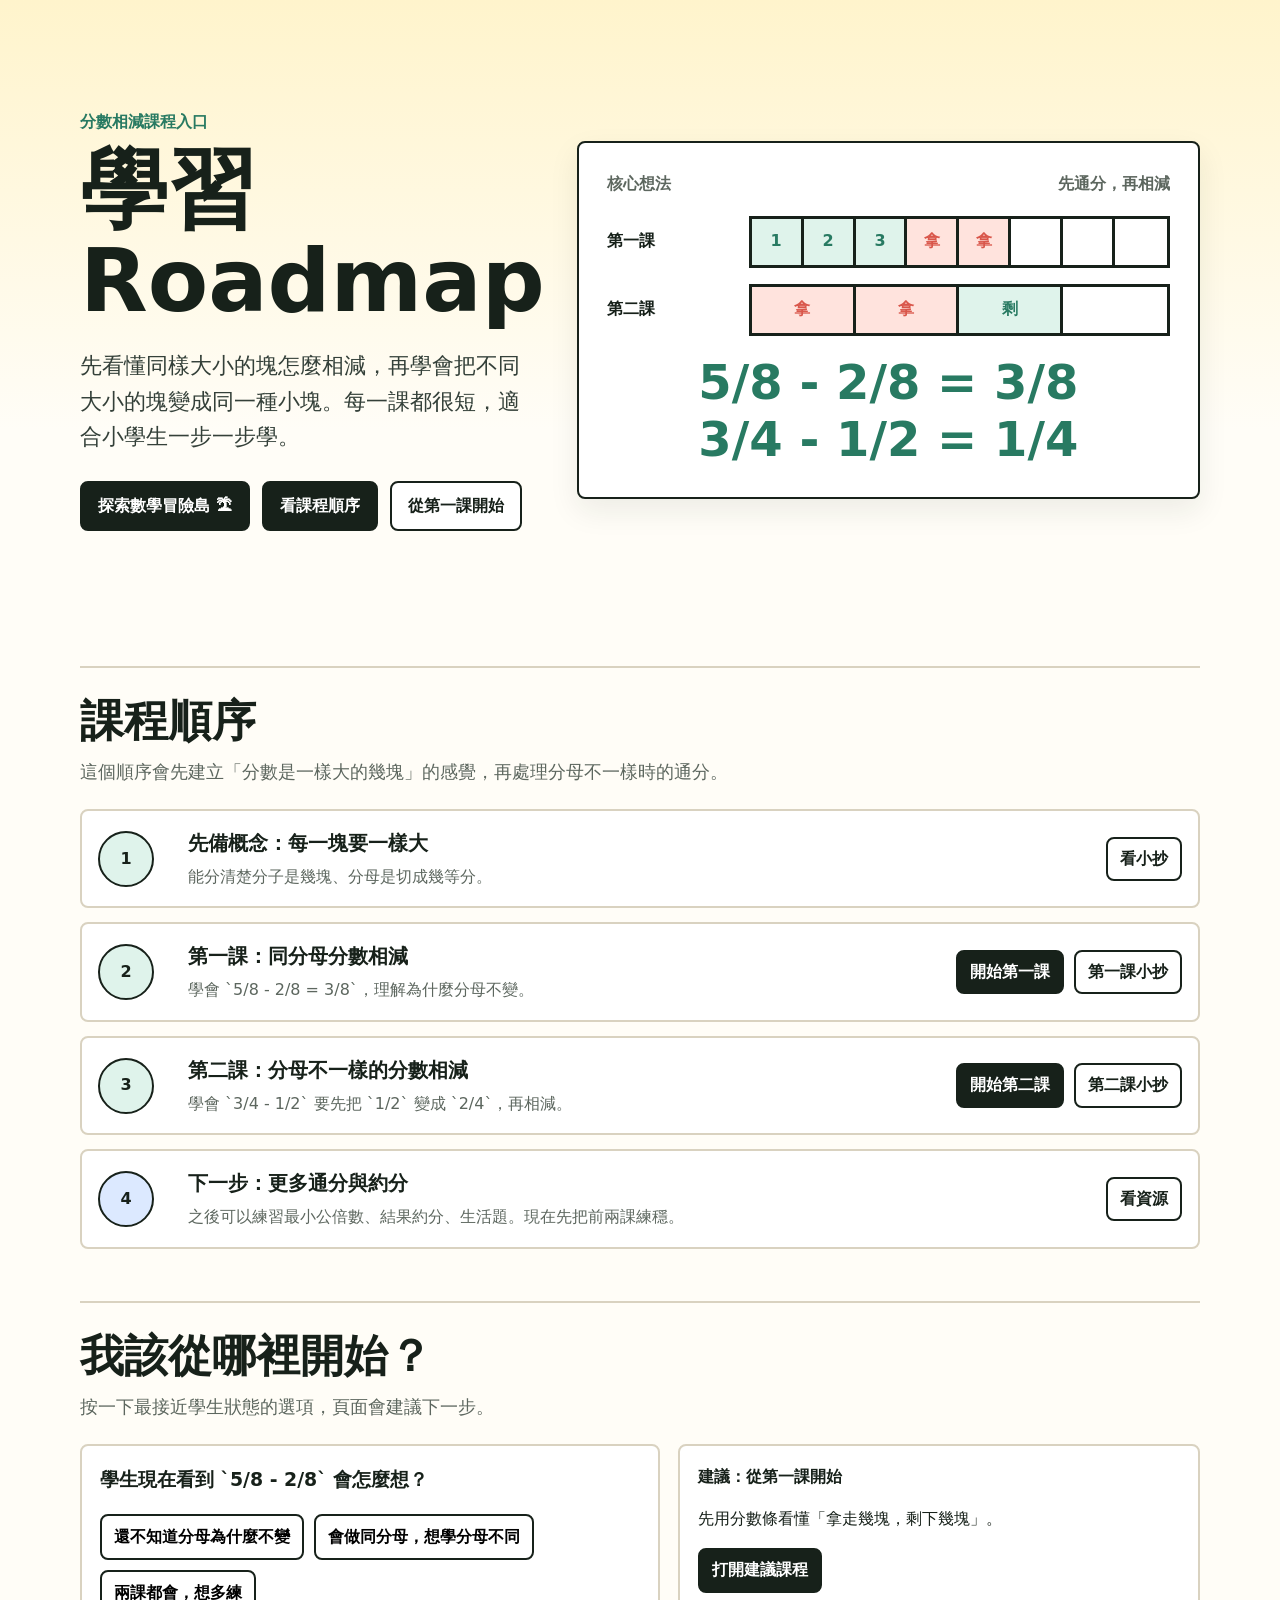
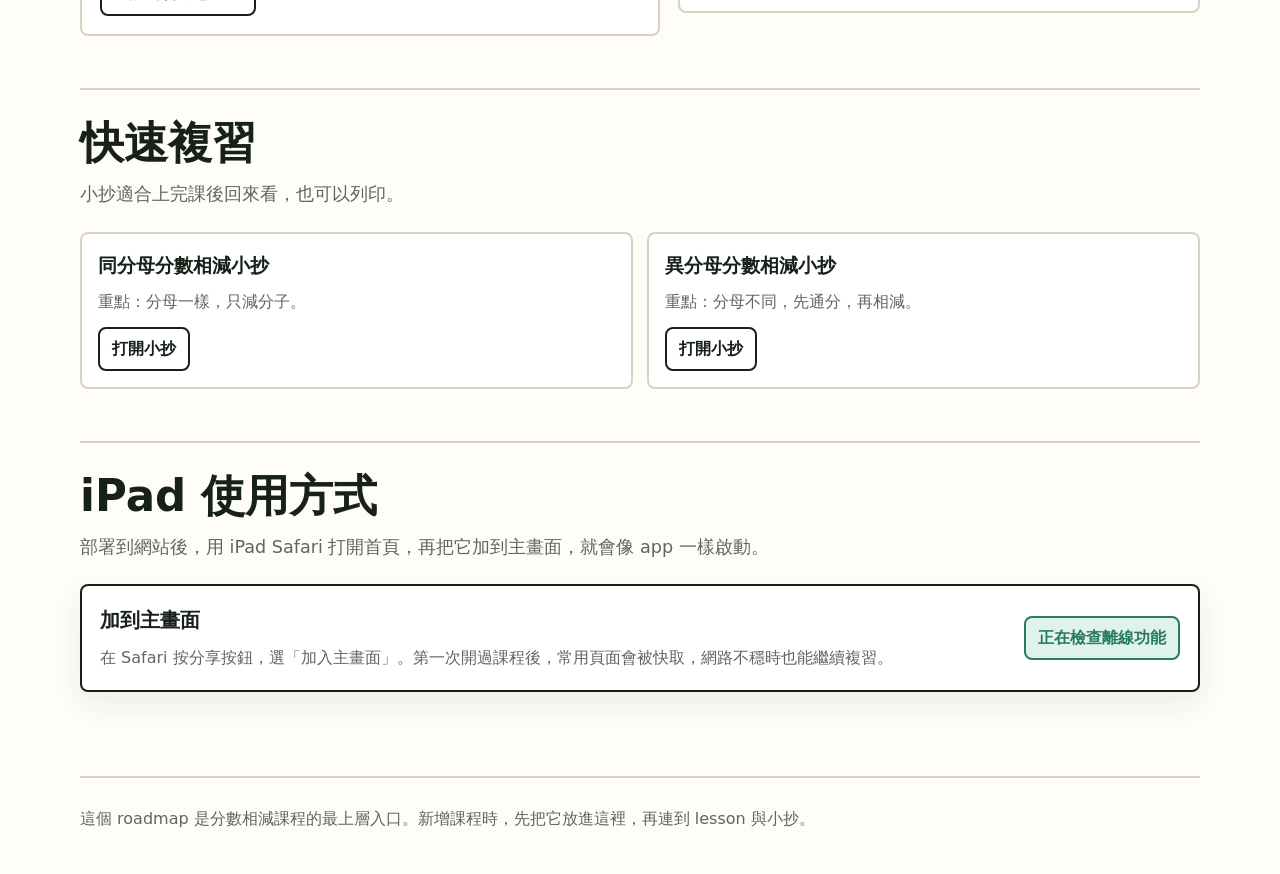
<file: index.html>
<!doctype html>
<html lang="zh-Hant">
<head>
  <meta charset="utf-8">
  <meta name="viewport" content="width=device-width, initial-scale=1">
  <title>分數相減學習 Roadmap</title>
  <meta name="description" content="適合 iPad 使用的小學分數相減互動課程。">
  <meta name="theme-color" content="#287a62">
  <meta name="apple-mobile-web-app-capable" content="yes">
  <meta name="apple-mobile-web-app-title" content="分數相減">
  <meta name="apple-mobile-web-app-status-bar-style" content="default">
  <link rel="manifest" href="manifest.webmanifest">
  <link rel="icon" href="assets/icons/icon-192.png">
  <link rel="apple-touch-icon" href="assets/icons/apple-touch-icon.png">
  <script src="pwa.js" defer></script>
  <style>
    :root {
      color-scheme: light;
      --paper: #fffdf7;
      --ink: #17211a;
      --muted: #5d675f;
      --line: #d9d2c0;
      --panel: #ffffff;
      --green: #287a62;
      --green-2: #dff3eb;
      --yellow: #f6c84c;
      --yellow-2: #fff4cc;
      --red: #d9564a;
      --red-2: #ffe3dd;
      --blue: #2f66b3;
      --blue-2: #dce9ff;
      --shadow: 0 12px 30px rgba(24, 32, 26, 0.08);
    }

    * { box-sizing: border-box; }

    html { scroll-behavior: smooth; }

    body {
      margin: 0;
      font-family: "PingFang TC", "Noto Sans TC", "Microsoft JhengHei", system-ui, sans-serif;
      color: var(--ink);
      background:
        linear-gradient(180deg, #fff4cc 0, var(--paper) 430px),
        var(--paper);
      line-height: 1.65;
    }

    a { color: var(--blue); }
    button { font: inherit; }

    .page {
      width: min(1120px, calc(100% - 32px));
      margin: 0 auto;
    }

    header {
      min-height: 70vh;
      display: grid;
      grid-template-columns: minmax(0, 0.85fr) minmax(320px, 1.15fr);
      align-items: center;
      gap: 36px;
      padding: 30px 0 20px;
    }

    .eyebrow {
      margin: 0 0 10px;
      color: var(--green);
      font-weight: 900;
      font-size: 1rem;
    }

    h1 {
      margin: 0;
      font-size: clamp(2.4rem, 7vw, 5.5rem);
      line-height: 1.03;
      letter-spacing: 0;
      max-width: 9ch;
    }

    .lead {
      max-width: 36rem;
      margin: 22px 0 0;
      font-size: clamp(1.08rem, 2.2vw, 1.35rem);
      color: #344039;
    }

    .hero-actions {
      display: flex;
      flex-wrap: wrap;
      gap: 12px;
      margin-top: 26px;
    }

    .button {
      border: 2px solid var(--ink);
      border-radius: 8px;
      background: var(--ink);
      color: white;
      min-height: 48px;
      padding: 10px 16px;
      font-weight: 900;
      cursor: pointer;
      text-decoration: none;
      display: inline-flex;
      align-items: center;
      justify-content: center;
    }

    .button.secondary {
      background: white;
      color: var(--ink);
    }

    .overview {
      background: white;
      border: 2px solid var(--ink);
      border-radius: 8px;
      padding: clamp(16px, 3vw, 28px);
      box-shadow: var(--shadow);
    }

    .mini-title {
      display: flex;
      justify-content: space-between;
      gap: 12px;
      align-items: baseline;
      color: var(--muted);
      font-weight: 800;
      margin-bottom: 18px;
    }

    .fraction-demo {
      display: grid;
      gap: 16px;
    }

    .demo-row {
      display: grid;
      grid-template-columns: 8rem minmax(0, 1fr);
      gap: 14px;
      align-items: center;
    }

    .demo-row p {
      margin: 0;
      font-weight: 900;
    }

    .bar {
      display: grid;
      min-height: 52px;
      border: 3px solid var(--ink);
      background: white;
      overflow: hidden;
    }

    .piece {
      border-right: 3px solid var(--ink);
      min-width: 0;
      display: grid;
      place-items: center;
      font-weight: 900;
    }

    .piece:last-child { border-right: 0; }
    .fill { background: var(--yellow); }
    .take { background: var(--red-2); color: var(--red); }
    .left { background: var(--green-2); color: var(--green); }
    .empty { background: white; color: #aaa194; }

    .equation {
      text-align: center;
      font-size: clamp(1.6rem, 5vw, 3rem);
      font-weight: 900;
      color: var(--green);
      margin-top: 18px;
      line-height: 1.2;
    }

    main {
      padding: 12px 0 56px;
    }

    section {
      margin-top: 24px;
      padding: clamp(18px, 3vw, 28px) 0;
      border-top: 2px solid var(--line);
    }

    h2 {
      font-size: clamp(1.65rem, 3.4vw, 2.8rem);
      line-height: 1.15;
      margin: 0 0 12px;
      letter-spacing: 0;
    }

    .section-lead {
      color: var(--muted);
      font-size: 1.1rem;
      max-width: 64rem;
      margin: 0 0 22px;
    }

    .roadmap {
      display: grid;
      grid-template-columns: 1fr;
      gap: 14px;
      counter-reset: lesson;
    }

    .roadmap-item {
      display: grid;
      grid-template-columns: 72px minmax(0, 1fr) auto;
      gap: 18px;
      align-items: center;
      background: var(--panel);
      border: 2px solid var(--line);
      border-radius: 8px;
      padding: 16px;
      position: relative;
    }

    .roadmap-item::before {
      counter-increment: lesson;
      content: counter(lesson);
      width: 52px;
      height: 52px;
      border: 2px solid var(--ink);
      border-radius: 50%;
      display: grid;
      place-items: center;
      font-weight: 900;
      background: var(--yellow-2);
    }

    .roadmap-item.ready::before { background: var(--green-2); }
    .roadmap-item.next::before { background: var(--blue-2); }

    .roadmap-item h3 {
      margin: 0 0 4px;
      font-size: 1.25rem;
      letter-spacing: 0;
    }

    .roadmap-item p {
      margin: 0;
      color: var(--muted);
    }

    .links {
      display: flex;
      flex-wrap: wrap;
      gap: 10px;
      justify-content: flex-end;
    }

    .text-link {
      min-height: 42px;
      border: 2px solid var(--ink);
      border-radius: 8px;
      padding: 7px 12px;
      display: inline-flex;
      align-items: center;
      color: var(--ink);
      text-decoration: none;
      font-weight: 900;
      background: white;
    }

    .text-link.primary {
      background: var(--ink);
      color: white;
    }

    .diagnostic {
      display: grid;
      grid-template-columns: minmax(0, 1fr) minmax(260px, 0.9fr);
      gap: 18px;
      align-items: start;
    }

    .question-box,
    .answer-box {
      background: white;
      border: 2px solid var(--line);
      border-radius: 8px;
      padding: 18px;
    }

    .question-box p {
      margin-top: 0;
      font-weight: 900;
      font-size: 1.18rem;
    }

    .choice-row {
      display: flex;
      flex-wrap: wrap;
      gap: 10px;
    }

    .choice {
      border: 2px solid var(--ink);
      border-radius: 8px;
      background: white;
      min-height: 46px;
      padding: 8px 12px;
      cursor: pointer;
      font-weight: 900;
    }

    .choice:hover,
    .choice:focus-visible {
      background: var(--blue-2);
      outline: 3px solid rgba(47, 102, 179, 0.25);
    }

    .answer-box strong {
      display: block;
      margin-bottom: 6px;
    }

    .reference-grid {
      display: grid;
      grid-template-columns: repeat(2, 1fr);
      gap: 14px;
    }

    .install-panel {
      display: grid;
      grid-template-columns: minmax(0, 1fr) auto;
      gap: 18px;
      align-items: center;
      background: white;
      border: 2px solid var(--ink);
      border-radius: 8px;
      padding: 18px;
      box-shadow: var(--shadow);
    }

    .install-panel h3 {
      margin: 0 0 8px;
      font-size: 1.25rem;
    }

    .install-panel p {
      margin: 0;
      color: var(--muted);
    }

    .install-status {
      display: inline-flex;
      align-items: center;
      min-height: 42px;
      border: 2px solid var(--green);
      border-radius: 8px;
      padding: 7px 12px;
      color: var(--green);
      background: var(--green-2);
      font-weight: 900;
      white-space: nowrap;
    }

    .reference {
      background: white;
      border: 2px solid var(--line);
      border-radius: 8px;
      padding: 16px;
    }

    .reference h3 {
      margin: 0 0 8px;
      font-size: 1.18rem;
    }

    .reference p {
      margin: 0 0 12px;
      color: var(--muted);
    }

    footer {
      color: var(--muted);
      padding: 28px 0 42px;
      border-top: 2px solid var(--line);
    }

    @media (max-width: 860px) {
      header,
      .diagnostic {
        grid-template-columns: 1fr;
      }

      header {
        min-height: auto;
        padding-top: 28px;
      }

      .roadmap-item {
        grid-template-columns: 56px minmax(0, 1fr);
      }

      .roadmap-item::before {
        width: 44px;
        height: 44px;
      }

      .links {
        grid-column: 2;
        justify-content: flex-start;
      }

      .reference-grid {
        grid-template-columns: 1fr;
      }

      .install-panel {
        grid-template-columns: 1fr;
      }

      .demo-row {
        grid-template-columns: 1fr;
        gap: 6px;
      }
    }

    @media (max-width: 520px) {
      .roadmap-item {
        grid-template-columns: 1fr;
      }

      .links {
        grid-column: auto;
      }

      .text-link,
      .button,
      .install-status {
        width: 100%;
      }
    }

    @media print {
      body { background: white; }
      .hero-actions,
      .diagnostic { display: none; }
      header { min-height: auto; grid-template-columns: 1fr; }
      section { break-inside: avoid; }
      a { color: inherit; text-decoration: none; }
    }
  </style>
</head>
<body>
  <div class="page">
    <header>
      <div>
        <p class="eyebrow">分數相減課程入口</p>
        <h1>學習 Roadmap</h1>
        <p class="lead">先看懂同樣大小的塊怎麼相減，再學會把不同大小的塊變成同一種小塊。每一課都很短，適合小學生一步一步學。</p>
        <div class="hero-actions">
          <a class="button" href="math-island/index.html">探索數學冒險島 🏝</a>
          <a class="button" href="#roadmap">看課程順序</a>
          <a class="button secondary" href="lessons/0001-subtract-like-denominator-fractions.html">從第一課開始</a>
        </div>
      </div>

      <div class="overview" aria-label="分數相減課程總覽">
        <div class="mini-title">
          <span>核心想法</span>
          <span>先通分，再相減</span>
        </div>
        <div class="fraction-demo">
          <div class="demo-row">
            <p>第一課</p>
            <div class="bar" style="grid-template-columns: repeat(8, 1fr);" aria-label="五個八分之一拿走兩個八分之一">
              <span class="piece left">1</span><span class="piece left">2</span><span class="piece left">3</span><span class="piece take">拿</span>
              <span class="piece take">拿</span><span class="piece empty"></span><span class="piece empty"></span><span class="piece empty"></span>
            </div>
          </div>
          <div class="demo-row">
            <p>第二課</p>
            <div class="bar" style="grid-template-columns: repeat(4, 1fr);" aria-label="三個四分之一拿走一半">
              <span class="piece take">拿</span><span class="piece take">拿</span><span class="piece left">剩</span><span class="piece empty"></span>
            </div>
          </div>
        </div>
        <div class="equation">5/8 - 2/8 = 3/8<br>3/4 - 1/2 = 1/4</div>
      </div>
    </header>

    <main>
      <section id="roadmap" aria-labelledby="roadmap-title">
        <h2 id="roadmap-title">課程順序</h2>
        <p class="section-lead">這個順序會先建立「分數是一樣大的幾塊」的感覺，再處理分母不一樣時的通分。</p>

        <div class="roadmap">
          <article class="roadmap-item ready">
            <div>
              <h3>先備概念：每一塊要一樣大</h3>
              <p>能分清楚分子是幾塊、分母是切成幾等分。</p>
            </div>
            <div class="links">
              <a class="text-link" href="reference/0001-fraction-subtraction-cheat-sheet.html">看小抄</a>
            </div>
          </article>

          <article class="roadmap-item ready">
            <div>
              <h3>第一課：同分母分數相減</h3>
              <p>學會 `5/8 - 2/8 = 3/8`，理解為什麼分母不變。</p>
            </div>
            <div class="links">
              <a class="text-link primary" href="lessons/0001-subtract-like-denominator-fractions.html">開始第一課</a>
              <a class="text-link" href="reference/0001-fraction-subtraction-cheat-sheet.html">第一課小抄</a>
            </div>
          </article>

          <article class="roadmap-item ready">
            <div>
              <h3>第二課：分母不一樣的分數相減</h3>
              <p>學會 `3/4 - 1/2` 要先把 `1/2` 變成 `2/4`，再相減。</p>
            </div>
            <div class="links">
              <a class="text-link primary" href="lessons/0002-subtract-unlike-denominator-fractions.html">開始第二課</a>
              <a class="text-link" href="reference/0002-unlike-denominator-subtraction-cheat-sheet.html">第二課小抄</a>
            </div>
          </article>

          <article class="roadmap-item next">
            <div>
              <h3>下一步：更多通分與約分</h3>
              <p>之後可以練習最小公倍數、結果約分、生活題。現在先把前兩課練穩。</p>
            </div>
            <div class="links">
              <a class="text-link" href="RESOURCES.md">看資源</a>
            </div>
          </article>
        </div>
      </section>

      <section aria-labelledby="diagnostic-title">
        <h2 id="diagnostic-title">我該從哪裡開始？</h2>
        <p class="section-lead">按一下最接近學生狀態的選項，頁面會建議下一步。</p>

        <div class="diagnostic">
          <div class="question-box">
            <p>學生現在看到 `5/8 - 2/8` 會怎麼想？</p>
            <div class="choice-row">
              <button class="choice" type="button" data-result="lesson1">還不知道分母為什麼不變</button>
              <button class="choice" type="button" data-result="lesson2">會做同分母，想學分母不同</button>
              <button class="choice" type="button" data-result="practice">兩課都會，想多練</button>
            </div>
          </div>

          <div class="answer-box" aria-live="polite">
            <strong id="nextTitle">建議：從第一課開始</strong>
            <p id="nextText">先用分數條看懂「拿走幾塊，剩下幾塊」。</p>
            <a id="nextLink" class="text-link primary" href="lessons/0001-subtract-like-denominator-fractions.html">打開建議課程</a>
          </div>
        </div>
      </section>

      <section aria-labelledby="reference-title">
        <h2 id="reference-title">快速複習</h2>
        <p class="section-lead">小抄適合上完課後回來看，也可以列印。</p>

        <div class="reference-grid">
          <article class="reference">
            <h3>同分母分數相減小抄</h3>
            <p>重點：分母一樣，只減分子。</p>
            <a class="text-link" href="reference/0001-fraction-subtraction-cheat-sheet.html">打開小抄</a>
          </article>
          <article class="reference">
            <h3>異分母分數相減小抄</h3>
            <p>重點：分母不同，先通分，再相減。</p>
            <a class="text-link" href="reference/0002-unlike-denominator-subtraction-cheat-sheet.html">打開小抄</a>
          </article>
        </div>
      </section>

      <section aria-labelledby="ipad-title">
        <h2 id="ipad-title">iPad 使用方式</h2>
        <p class="section-lead">部署到網站後，用 iPad Safari 打開首頁，再把它加到主畫面，就會像 app 一樣啟動。</p>

        <div class="install-panel">
          <div>
            <h3>加到主畫面</h3>
            <p>在 Safari 按分享按鈕，選「加入主畫面」。第一次開過課程後，常用頁面會被快取，網路不穩時也能繼續複習。</p>
          </div>
          <span class="install-status" id="pwaStatus">正在檢查離線功能</span>
        </div>
      </section>
    </main>

    <footer>
      這個 roadmap 是分數相減課程的最上層入口。新增課程時，先把它放進這裡，再連到 lesson 與小抄。
    </footer>
  </div>

  <script>
    const nextTitle = document.querySelector("#nextTitle");
    const nextText = document.querySelector("#nextText");
    const nextLink = document.querySelector("#nextLink");
    const suggestions = {
      lesson1: {
        title: "建議：從第一課開始",
        text: "先用分數條看懂「拿走幾塊，剩下幾塊」。",
        href: "lessons/0001-subtract-like-denominator-fractions.html"
      },
      lesson2: {
        title: "建議：接第二課",
        text: "已經會同分母後，就可以學「先通分，再相減」。",
        href: "lessons/0002-subtract-unlike-denominator-fractions.html"
      },
      practice: {
        title: "建議：回小測驗練穩",
        text: "先重做兩課的小測驗，再進入更多通分與約分。",
        href: "lessons/0002-subtract-unlike-denominator-fractions.html#quiz-title"
      }
    };

    document.querySelectorAll("[data-result]").forEach((button) => {
      button.addEventListener("click", () => {
        const suggestion = suggestions[button.dataset.result];
        nextTitle.textContent = suggestion.title;
        nextText.textContent = suggestion.text;
        nextLink.href = suggestion.href;
      });
    });

    window.addEventListener("pwa-ready", () => {
      const status = document.querySelector("#pwaStatus");
      if (status) status.textContent = "離線功能已準備";
    });
  </script>
</body>
</html>
</file>
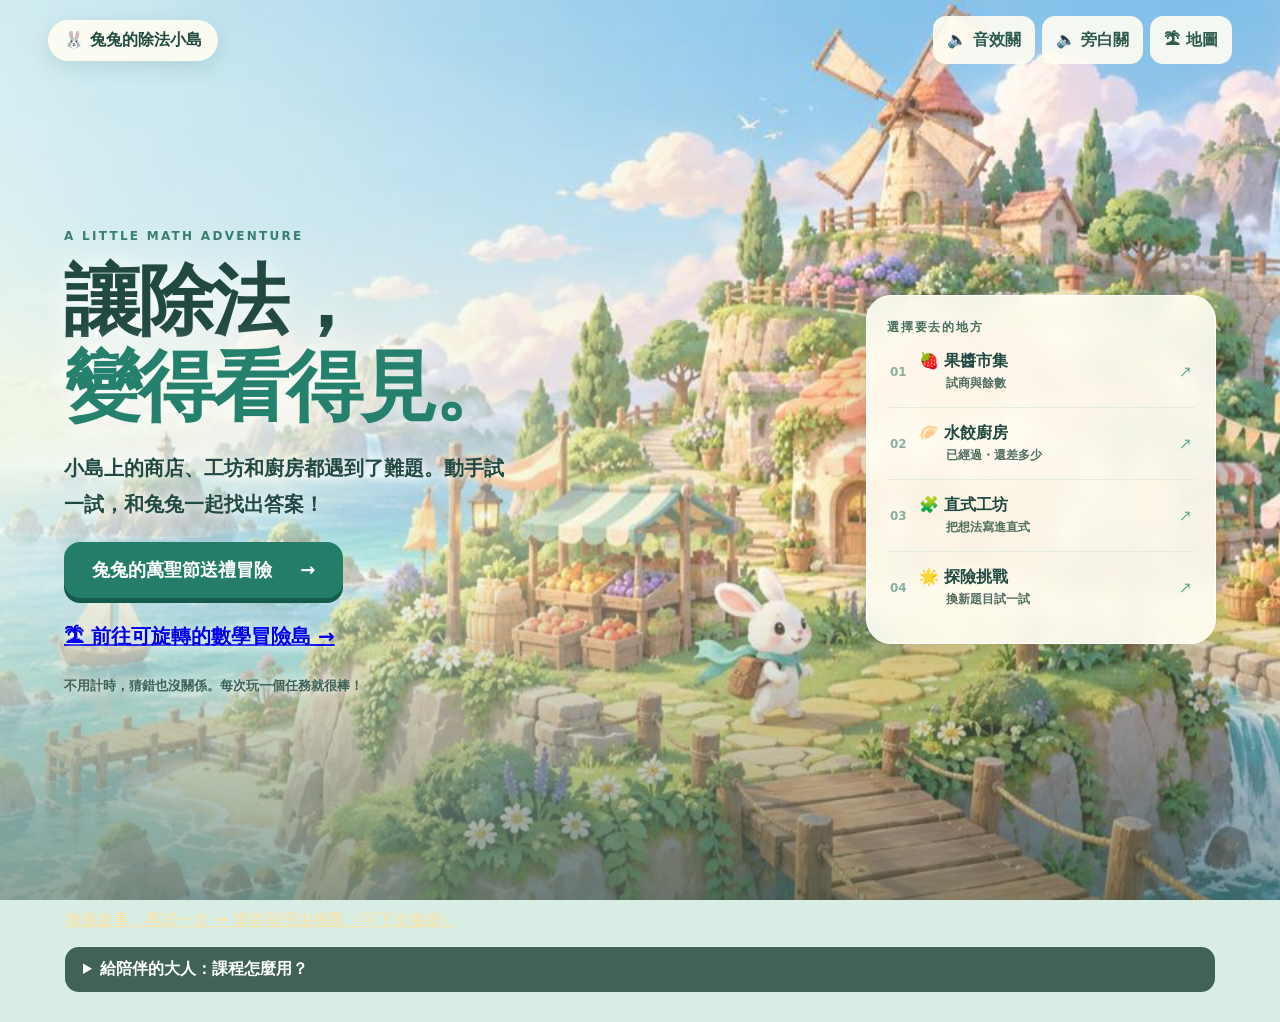
<file: division-adventure/index.html>
<!DOCTYPE html><html lang="zh-Hant"><head><meta charset="utf-8"><meta name="viewport" content="width=device-width, initial-scale=1, viewport-fit=cover"><meta name="theme-color" content="#244f48"><title>兔兔的除法小島｜一起動手探索</title><link rel="stylesheet" href="style.css?v=20261031"><script defer src="long-division.js?v=20261031"></script><script defer src="game.js?v=20261031"></script></head><body><div class="sky"></div><header><a class="logo" href="#home" onclick="showHome()">🐰 <span>兔兔的除法小島</span></a><div class="tools"><button id="audio-toggle" aria-pressed="false">🔈 音效關</button><button id="voice-toggle" aria-pressed="false">🔈 旁白關</button><button onclick="showHome()">🏝 地圖</button></div></header><main><section id="home" class="home"><div class="intro"><div class="eyebrow">A LITTLE MATH ADVENTURE</div><h1>讓除法，<br><em>變得看得見。</em></h1><p>小島上的商店、工坊和廚房都遇到了難題。動手試一試，和兔兔一起找出答案！</p><a class="primary big" href="halloween.html" style="display:inline-block;text-decoration:none">兔兔的萬聖節送禮冒險 <span>→</span></a><p><a href="../math-island/index.html">🏝 前往可旋轉的數學冒險島 →</a></p><p class="micro">不用計時，猜錯也沒關係。每次玩一個任務就很棒！</p></div><div class="island-nav"><span class="island-label">選擇要去的地方</span><button onclick="openMission('market')"><b>01</b><span>🍓 果醬市集<small>試商與餘數</small></span><i>↗</i></button><button onclick="openMission('clock')"><b>02</b><span>🥟 水餃廚房<small>已經過・還差多少</small></span><i>↗</i></button><button onclick="openMission('long')"><b>03</b><span>🧩 直式工坊<small>把想法寫進直式</small></span><i>↗</i></button><button onclick="openMission('review')"><b>04</b><span>🌟 探險挑戰<small>換新題目試一試</small></span><i>↗</i></button></div></section><section id="mission" class="mission hidden"><div class="mission-head"><div><button class="back" onclick="showHome()">← 回到小島</button><div class="eyebrow" id="mission-kicker"></div><h1 id="mission-title"></h1><p id="mission-desc"></p></div><button class="watch" id="story-btn">▶ 看分步圖解</button></div><div id="story" class="story hidden" aria-live="polite"><div class="story-illustration" id="story-illustration" aria-hidden="true"></div><div><b>兔兔的分步小故事</b><p id="story-text"></p><div class="story-controls"><button onclick="storyPrev()">← 上一步</button><button onclick="storyToggle()" id="story-play">暫停</button><button onclick="storyNext()">下一步 →</button><button onclick="closeStory()">關閉 ✕</button></div></div></div><div class="workspace" id="workspace"></div><div id="feedback" class="feedback" role="status" aria-live="polite"></div><div class="helper"><div class="rabbit">🐰</div><div><b>兔兔小幫手</b><p id="helper-text"></p></div><button id="hint-btn" class="small-btn">💡 提示</button></div><div class="bottom"><button class="small-btn" onclick="showHome()">回地圖</button><span id="save-msg">進度儲存在這個瀏覽器</span></div></section><section class="parents"><p><a href="transfer.html">換個故事，再試一次 → 填答與理由挑戰（可下次接續）</a></p><details><summary>給陪伴的大人：課程怎麼用？</summary><p>先看孩子怎麼操作，再請她說出數字的意思。做完一個任務後，可以隔天回來試「探險挑戰」；答錯時用提示引導，不必急著告訴她答案。完成標記只代表做過，不能單憑它認定已熟練。</p><p>參考：<a href="https://ies.ed.gov/ncee/wwc/PracticeGuide/26" target="_blank" rel="noopener">IES 小學數學學習扶助指引</a>、<a href="https://www.mathlearningcenter.org/apps/number-pieces" target="_blank" rel="noopener">Number Pieces</a>、<a href="https://nrich.maths.org/primary-interactive-resources" target="_blank" rel="noopener">NRICH 互動資源</a>、<a href="https://en.khanacademy.org/math/cc-fourth-grade-math/division/4th-remainders/a/division-faq" target="_blank" rel="noopener">Khan Academy 除法模型</a>。</p></details></section></main></body></html>
</file>
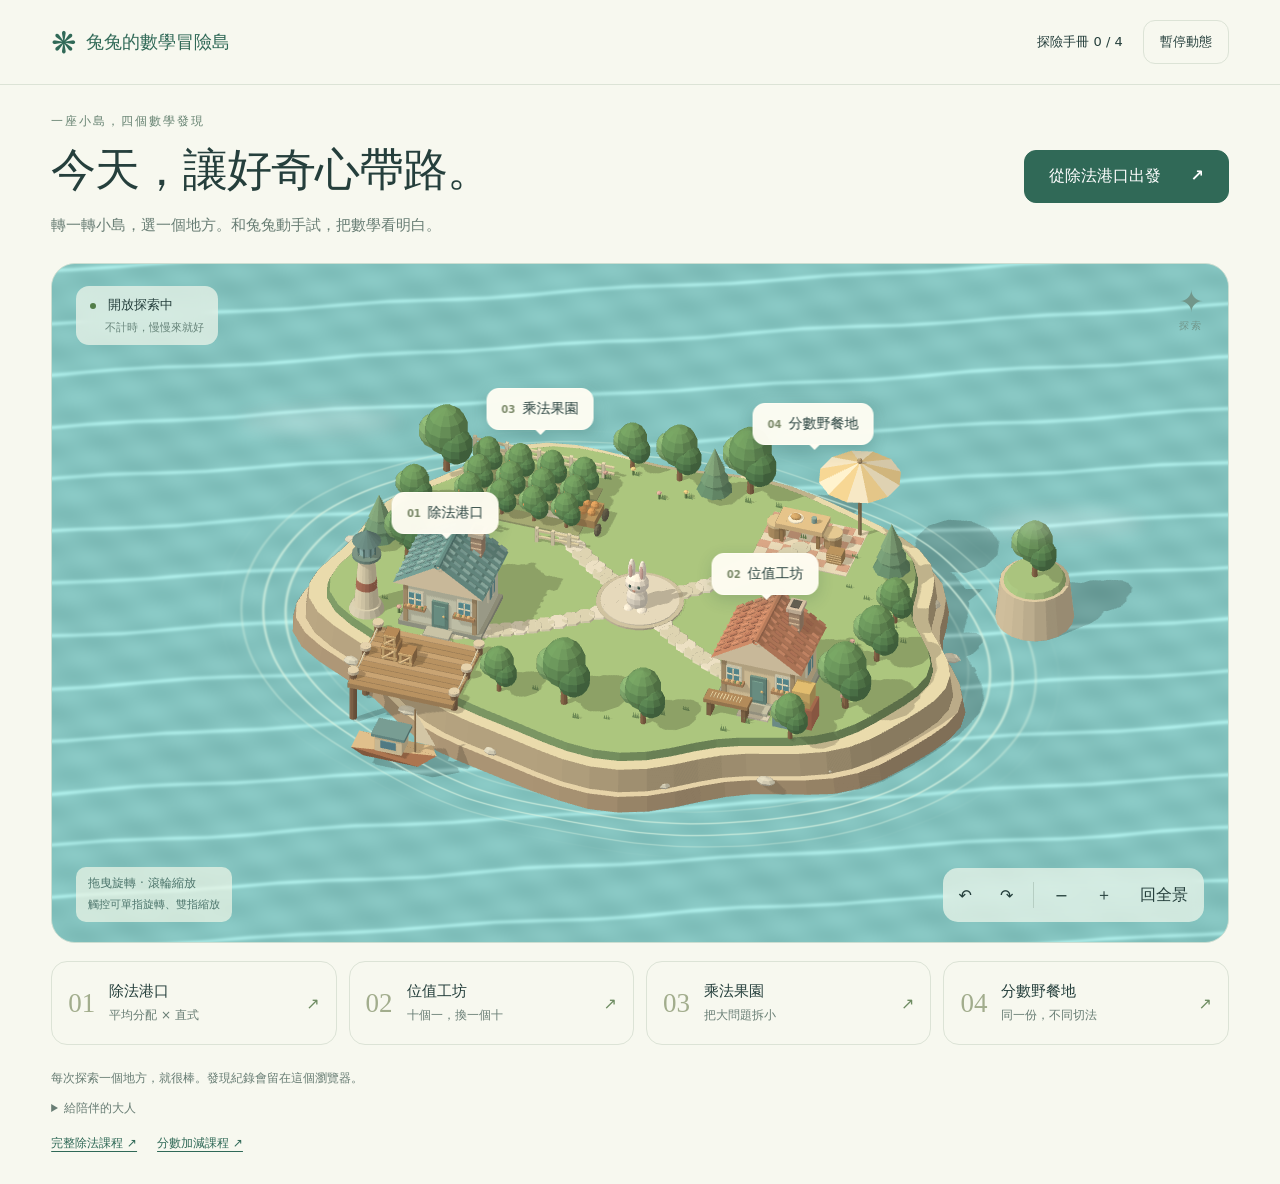
<file: math-island/index.html>
<!doctype html>
<html lang="zh-Hant">
<head><meta charset="utf-8"><meta name="viewport" content="width=device-width, initial-scale=1"><meta name="theme-color" content="#dcefeb"><meta name="description" content="旋轉小島、拜訪地標，動手探索除法、位值、乘法與分數。"><title>兔兔的數學冒險島</title><link rel="stylesheet" href="island.css"><script defer src="animation-state.js"></script><script defer src="scene3d.js"></script><script defer src="island.js"></script></head>
<body>
<header class="topbar"><a class="brand" href="../index.html"><span class="brand-icon">❋</span> 兔兔的數學冒險島</a><div class="header-tools"><span id="progress">探險手冊 0 / 4</span><button id="motion" aria-pressed="false">暫停動態</button></div></header>
<main id="home">
<section class="intro"><div><p class="eyebrow">一座小島，四個數學發現</p><h1>今天，讓好奇心帶路。</h1><p>轉一轉小島，選一個地方。<br class="mobile-only">和兔兔動手試，把數學看明白。</p></div><button class="primary" data-lesson="division">從除法港口出發 <span>↗</span></button></section>
<section class="map-wrap" aria-label="數學冒險島地圖">
<div class="map-sky" aria-hidden="true"><i class="cloud cloud-one"></i><i class="cloud cloud-two"></i></div>
<div class="map-caption"><span class="live-dot"></span> 開放探索中 <small>不計時，慢慢來就好</small></div>
<canvas id="island-3d" aria-hidden="true"></canvas>
<svg id="island" viewBox="0 0 1100 640" role="img" aria-label="可旋轉的立體數學小島，地點也可用下方按鈕選擇"><defs><filter id="shadow"><feGaussianBlur stdDeviation="10"/></filter></defs><g id="world"></g></svg>
<div id="landmarks"></div><div id="travel-status" role="status" aria-live="polite" hidden></div>
<div class="map-bottom"><p>拖曳旋轉 · 滾輪縮放<br><small>觸控可單指旋轉、雙指縮放</small></p><div class="map-controls"><button id="rotate-left" aria-label="向左旋轉">↶</button><button id="rotate-right" aria-label="向右旋轉">↷</button><span></span><button id="zoom-out" aria-label="縮小">−</button><button id="zoom-in" aria-label="放大">＋</button><button id="reset-view">回全景</button></div></div>
<div class="compass" aria-hidden="true">✦<small>探索</small></div>
</section>
<section class="destinations" aria-label="選擇學習地點">
<button data-lesson="division" class="destination"><span class="number">01</span><span><b>除法港口</b><small>平均分配 × 直式</small></span><span class="stamp" data-stamp="division">↗</span></button>
<button data-lesson="place" class="destination"><span class="number">02</span><span><b>位值工坊</b><small>十個一，換一個十</small></span><span class="stamp" data-stamp="place">↗</span></button>
<button data-lesson="multiply" class="destination"><span class="number">03</span><span><b>乘法果園</b><small>把大問題拆小</small></span><span class="stamp" data-stamp="multiply">↗</span></button>
<button data-lesson="fraction" class="destination"><span class="number">04</span><span><b>分數野餐地</b><small>同一份，不同切法</small></span><span class="stamp" data-stamp="fraction">↗</span></button>
</section>
<footer><p>每次探索一個地方，就很棒。<span id="storage-note">發現紀錄會留在這個瀏覽器。</span></p><details><summary>給陪伴的大人</summary><p>先讓孩子操作，再問「這個數字代表什麼？」。完成徽章代表操作並答對一題，不等於已熟練。可隔天換題再試，不必追求速度。</p></details><nav><a href="../division-adventure/index.html">完整除法課程 ↗</a><a href="../index.html">分數加減課程 ↗</a></nav></footer>
</main>
<dialog id="lesson-dialog" aria-labelledby="lesson-title"><div class="lesson-shell"><div class="lesson-top"><span id="lesson-label" class="eyebrow"></span><button id="close-lesson" aria-label="關閉課程，回到小島">回到小島 ✕</button></div><h2 id="lesson-title"></h2><p id="lesson-intro"></p><div id="lesson-content"></div><div id="feedback" role="status" aria-live="polite"></div><div id="quiz"></div><div class="lesson-foot"><span>🐇 先動手，再說說你的發現。</span><button id="restart">重新探索</button></div></div></dialog>
</body></html>
</file>
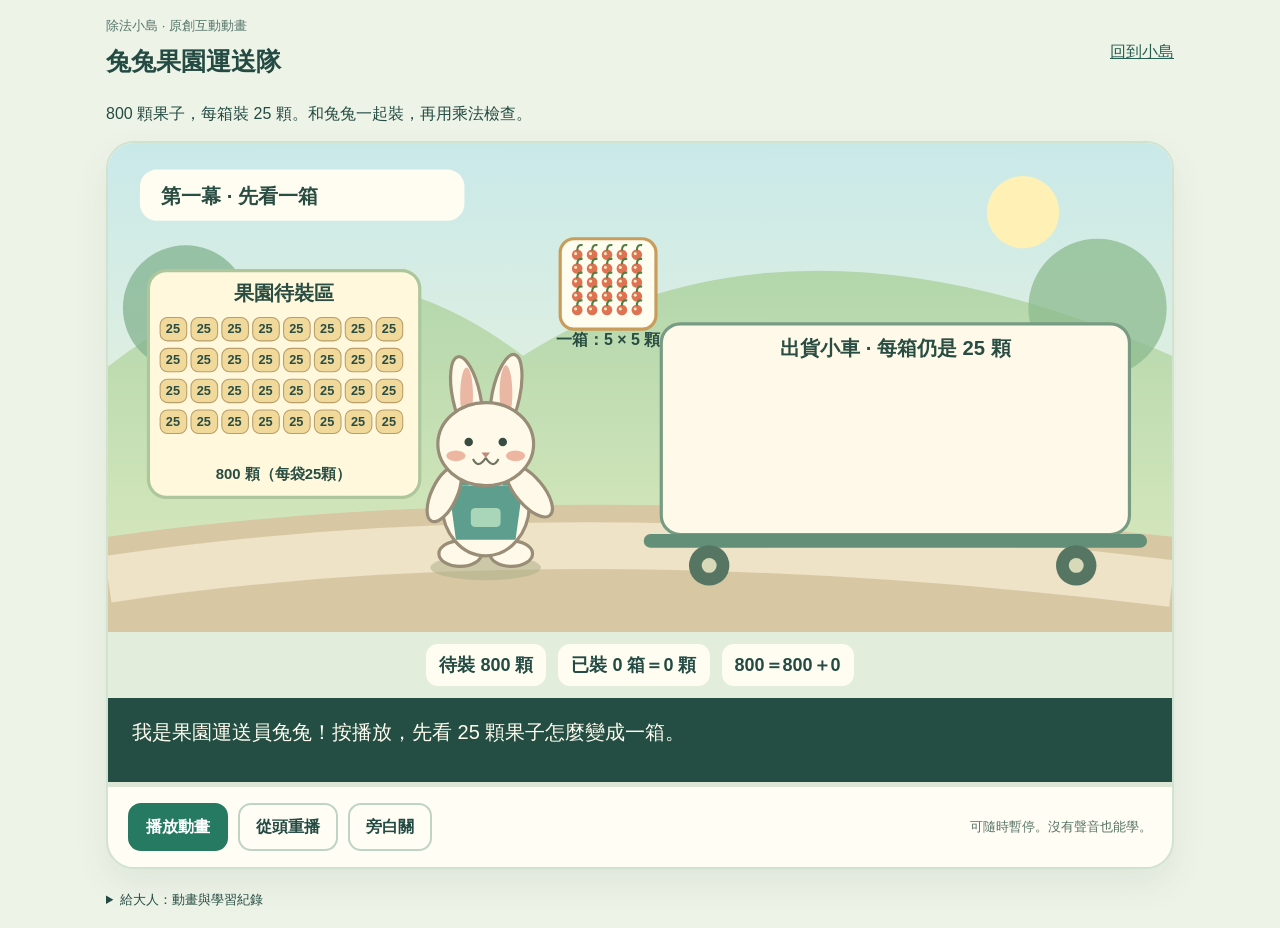
<file: division-adventure/animation.html>
<!doctype html><html lang="zh-Hant"><meta charset="utf-8"><meta name="viewport" content="width=device-width,initial-scale=1"><title>兔兔果園運送隊｜動畫實驗室</title><style>
*{box-sizing:border-box}body{margin:0;background:#eef3e7;color:#244b43;font-family:'PingFang TC','Microsoft JhengHei',sans-serif}main{max-width:1100px;margin:auto;padding:16px}header{display:flex;justify-content:space-between;align-items:center;gap:16px}h1{font-size:25px;margin:10px 0}a{color:#285e51}small{color:#55756a}.film{margin-top:15px;border:2px solid #d2e2d1;border-radius:28px;overflow:hidden;background:#fffdf4;box-shadow:0 15px 35px #294b4214}svg{width:100%;display:block}svg text{font-family:inherit;fill:#294d42;font-weight:700}.subtitle{background:#244e43;color:#fffdf0;padding:18px 24px;min-height:84px;font-size:20px;line-height:1.6}.bar,.actions{display:flex;flex-wrap:wrap;gap:10px;padding:16px 20px;align-items:center}button,input{font:inherit;font-weight:700;min-height:48px;border:2px solid #bed4c5;border-radius:13px;padding:10px 16px;background:#fffdf4;color:#244b43}button{cursor:pointer;touch-action:manipulation}button:disabled{opacity:.5;cursor:default}.primary{background:#267a61;color:white;border-color:#267a61}button:focus-visible,input:focus-visible,a:focus-visible{outline:4px solid #e6a544;outline-offset:3px}.progress{height:5px;background:#dbe6d5}.progress span{display:block;height:100%;background:#db9850;width:0}.question{padding:18px 24px;background:#fff3d6;border-top:1px solid #ead9af}.question h2{font-size:20px;margin:0 0 10px}.question p{line-height:1.6}.hidden{display:none}.ledger{display:flex;flex-wrap:wrap;justify-content:center;gap:12px;padding:12px;background:#e2eddb;font-weight:800;font-size:18px}.ledger span{background:#fffdf2;padding:9px 13px;border-radius:12px}input{width:95px}.note{font-size:13px;line-height:1.7}#feedback{min-height:28px;font-weight:700}#transfer{margin-top:16px;padding:24px;background:white;border-radius:22px}label{display:inline-flex;align-items:center;gap:8px;margin:6px}details{margin-top:20px;font-size:13px;line-height:1.7}.tip{margin-left:auto;font-size:13px;color:#577365}@media(max-width:600px){main{padding:10px}h1{font-size:20px}.subtitle{font-size:17px;padding:14px;min-height:108px}.ledger{font-size:15px;gap:6px}.ledger span{padding:7px}.bar,.actions{padding:12px}.question{padding:16px}header{align-items:start}svg{min-height:280px;object-fit:cover}.tip{margin:0}}
</style><main><header><div><small>除法小島 · 原創互動動畫</small><h1>兔兔果園運送隊</h1></div><a href="index.html">回到小島</a></header><p>800 顆果子，每箱裝 25 顆。和兔兔一起裝，再用乘法檢查。</p><section class="film"><svg id="scene" viewBox="0 0 1000 460" role="img" aria-label="兔兔把果園中的果子裝進箱子，箱數與剩餘果子同步更新"><defs><linearGradient id="sky" x2="0" y2="1"><stop stop-color="#c9e9e9"/><stop offset="1" stop-color="#f6f5d8"/></linearGradient><linearGradient id="hill" x2="0" y2="1"><stop stop-color="#b3d6ab"/><stop offset="1" stop-color="#deebc0"/></linearGradient><g id="fruit"><circle r="5" fill="#df7252"/><path d="M0-4q0-6 5-5" fill="none" stroke="#527e42" stroke-width="2"/><circle cx="-1.5" cy="-1" r="1.4" fill="#fff2ca"/></g><g id="bundle"><rect x="-12" y="-10" width="25" height="22" rx="7" fill="#f0d99b" stroke="#b99e69"/><text y="5" text-anchor="middle" font-size="12">25</text></g><g id="crate"><rect width="46" height="35" rx="5" fill="#e1ad6f" stroke="#a87945" stroke-width="2"/><path d="M1 11h44M1 24h44M9 0v35M37 0v35" stroke="#b8834b" stroke-width="2"/><rect x="14" y="10" width="19" height="15" rx="3" fill="#fff1cb"/><text x="23" y="22" text-anchor="middle" font-size="12">25</text></g></defs><rect width="1000" height="460" fill="url(#sky)"/><circle cx="860" cy="65" r="34" fill="#fff1b5"/><path d="M0 210Q200 55 390 200Q640 40 1000 200V460H0" fill="url(#hill)"/><path d="M0 370Q420 310 1000 370V460H0" fill="#d7c7a3"/><path d="M0 410Q430 345 1000 414" fill="none" stroke="#eee2c7" stroke-width="44"/><g opacity=".75"><path d="M73 270v-96M930 275v-90" stroke="#a4875f" stroke-width="15"/><circle cx="73" cy="155" r="59" fill="#83b390"/><circle cx="930" cy="155" r="65" fill="#8dbb8f"/></g><rect x="30" y="25" width="305" height="48" rx="16" fill="#fffdf1"/><text id="chapter" x="50" y="56" font-size="19">第一幕 · 先看一箱</text><g id="stock"><rect x="38" y="120" width="255" height="213" rx="17" fill="#fff8dc" stroke="#adc69b" stroke-width="3"/><text x="165" y="148" text-anchor="middle" font-size="19">果園待裝區</text><g id="stockFruit"></g><text id="stockCount" x="165" y="316" text-anchor="middle" font-size="21">800 顆</text></g><g id="rabbit" transform="translate(355 300)"><ellipse cx="0" cy="99" rx="52" ry="12" fill="#aaad8880"/><g id="legL"><ellipse cx="-24" cy="86" rx="20" ry="12" fill="#fff9e9" stroke="#998d77" stroke-width="3"/></g><g id="legR"><ellipse cx="24" cy="86" rx="20" ry="12" fill="#fff9e9" stroke="#998d77" stroke-width="3"/></g><ellipse cy="40" rx="41" ry="48" fill="#fff9e9" stroke="#998d77" stroke-width="3"/><path d="M-35 22h70l-7 51h-56z" fill="#5d9e8f"/><path d="M-20 22v-14M20 22v-14" stroke="#5d9e8f" stroke-width="8"/><rect x="-14" y="43" width="28" height="18" rx="4" fill="#a9d5b8"/><g id="arm"><ellipse cx="41" cy="27" rx="13" ry="30" transform="rotate(-40 41 27)" fill="#fff9e9" stroke="#998d77" stroke-width="3"/></g><ellipse cx="-39" cy="30" rx="12" ry="28" transform="rotate(25 -39 30)" fill="#fff9e9" stroke="#998d77" stroke-width="3"/><g id="head"><ellipse cx="-18" cy="-61" rx="13" ry="39" transform="rotate(-12 -18 -61)" fill="#fff9e9" stroke="#998d77" stroke-width="3"/><ellipse cx="19" cy="-63" rx="13" ry="39" transform="rotate(12 19 -63)" fill="#fff9e9" stroke="#998d77" stroke-width="3"/><ellipse cx="-18" cy="-63" rx="6" ry="26" fill="#e9b7a3"/><ellipse cx="19" cy="-65" rx="6" ry="26" fill="#e9b7a3"/><ellipse cy="-17" rx="45" ry="39" fill="#fff9e9" stroke="#998d77" stroke-width="3"/><circle cx="-16" cy="-19" r="4" fill="#384c42"/><circle cx="16" cy="-19" r="4" fill="#384c42"/><ellipse cx="-28" cy="-6" rx="9" ry="5" fill="#edb6a1"/><ellipse cx="28" cy="-6" rx="9" ry="5" fill="#edb6a1"/><path d="M-4-9h8l-4 5z" fill="#bd8978"/><path d="M0-4q-7 11-12 1M0-4q7 11 12 1" fill="none" stroke="#6f7461" stroke-width="2"/></g></g><g id="cart"><rect x="520" y="170" width="440" height="198" rx="18" fill="#fff9e9" stroke="#789c83" stroke-width="3"/><text x="740" y="199" text-anchor="middle" font-size="19">出貨小車 · 每箱仍是 25 顆</text><path d="M510 374h460" stroke="#638e78" stroke-width="13" stroke-linecap="round"/><circle cx="565" cy="397" r="19" fill="#567663"/><circle cx="910" cy="397" r="19" fill="#567663"/><circle cx="565" cy="397" r="7" fill="#d8d9b8"/><circle cx="910" cy="397" r="7" fill="#d8d9b8"/><g id="boxes"></g></g><g id="moving"></g><g id="magnify"><rect x="425" y="90" width="90" height="85" rx="13" fill="#fffcf0" stroke="#c99d59" stroke-width="3"/><g id="detailFruit"></g><text x="470" y="190" text-anchor="middle" font-size="15">一箱：5 × 5 顆</text></g><g id="empty" visibility="hidden"><rect x="900" y="92" width="62" height="53" rx="7" fill="none" stroke="#bf6957" stroke-width="3" stroke-dasharray="6 4"/><text x="930" y="124" text-anchor="middle" font-size="22">？</text><text x="930" y="80" text-anchor="middle" font-size="17">裝不下的箱子</text></g></svg><div class="ledger" aria-live="off"><span id="remaining">待裝 800 顆</span><span id="packed">已裝 0 箱＝0 顆</span><span id="transit" class="hidden">搬運中 25 顆</span><span id="equal">800＝800＋0</span></div><div class="subtitle" id="caption" role="status">我是果園運送員兔兔！按播放，先看 25 顆果子怎麼變成一箱。</div><div class="progress"><span id="progress"></span></div><div class="bar"><button id="play" class="primary">播放動畫</button><button id="replay">從頭重播</button><button id="sound" aria-pressed="false">旁白關</button><span class="tip">可隨時暫停。沒有聲音也能學。</span></div><div id="predict" class="question hidden"><h2>先預測：10 箱會用掉幾顆？</h2><label>我猜 <input id="guess" inputmode="numeric" type="text" autocomplete="off"> 顆</label><button id="guessCheck" class="primary">送出預測，繼續看</button><p id="guessFeedback"></p></div><div id="hands" class="question hidden"><h2>換你指揮：試著裝到不能再裝</h2><p>每一次搬運都會從待裝區拿走相同數量，總數一直是 800 顆。</p><div class="actions"><button id="minus">退回 1 箱</button><button id="plus">再裝 1 箱</button><button id="ten">再裝 10 箱</button><button id="explain" class="primary">我知道最多幾箱了</button></div><p id="feedback" role="status"></p></div></section><section id="transfer" class="hidden"><small>換一批貨 · 不看示範試試</small><h2>650 顆果子，每箱裝 25 顆。</h2><p>最多能裝幾箱？再多裝一箱會需要幾顆？</p><label>最多 <input id="answer" inputmode="numeric" autocomplete="off"> 箱</label><label>再多一箱需要 <input id="checkProduct" inputmode="numeric" autocomplete="off"> 顆</label><button id="check" class="primary">檢查我的理由</button><p id="result" role="status"></p><p class="note">今天可以在這裡停下。明天試著說：為什麼不能再多一箱？</p><a href="transfer.html">前往生活任務</a></section><details><summary>給大人：動畫與學習紀錄</summary><p>這是原創 SVG 互動動畫，並非影片檔。果園每袋標示25顆，出貨每箱25顆；搬運中另列25顆，從原位置取走，到位才加回目的地。第一箱的放大圖有25顆。樹木與兔子是場景裝飾。首次遷移作答記錄只存於本機；做過動畫不代表熟練。</p><p>參考觀察：<a href="https://www.junyiacademy.org/video/vZV3O5UCctk?parent-topic-id=h-m3a-c06" target="_blank" rel="noopener">均一〈認識直式除法〉</a>，參考角色與情境連貫性，不複製角色或素材。</p></details></main><script>
const $=s=>document.querySelector(s), NS='http://www.w3.org/2000/svg';let generation=0,n=0,phase=0,running=false,muted=true,anim=null,last=0,elapsed=0,duration=0,from=0,target=0,after=null,attempted=false,stageDone=false;const reduced=matchMedia('(prefers-reduced-motion: reduce)').matches;
function use(id,x,y,parent){let e=document.createElementNS(NS,'use');e.setAttribute('href','#'+id);e.setAttribute('transform',`translate(${x} ${y})`);parent.append(e);return e}
for(let i=0;i<25;i++)use('fruit',441+(i%5)*14,105+Math.floor(i/5)*13,$('#detailFruit'));
function say(t){$('#caption').textContent=t;if(!muted&&'speechSynthesis'in window){speechSynthesis.cancel();let u=new SpeechSynthesisUtterance(t);u.lang='zh-TW';u.rate=.85;speechSynthesis.speak(u)}}
function render(){$('#transit').classList.add('hidden');let a=$('#stockFruit'),b=$('#boxes');a.replaceChildren();b.replaceChildren();for(let i=0;i<32-n;i++){let g=use('bundle',61+(i%8)*29,174+Math.floor(i/8)*29,a);g.setAttribute('transform',`translate(${61+(i%8)*29} ${174+Math.floor(i/8)*29}) scale(1)`)}for(let i=0;i<n;i++)use('crate',534+(i%8)*52,212+Math.floor(i/8)*37,b);$('#stockCount').textContent=(800-n*25)+' 顆（每袋25顆）';$('#stockCount').setAttribute('font-size','14');$('#remaining').textContent=`待裝 ${800-n*25} 顆`;$('#packed').textContent=`已裝 ${n} 箱＝${n*25} 顆`;$('#equal').textContent=`800＝${800-n*25}＋${n*25}`;$('#minus').disabled=n===0||!!anim;$('#plus').disabled=!!anim;$('#ten').disabled=!!anim;$('#explain').disabled=!!anim}
function pause(){running=false;$('#play').textContent='繼續播放';if('speechSynthesis'in window)speechSynthesis.cancel()}
function tween(to,done){from=n;target=to;elapsed=0;duration=reduced?200:Math.max(1500,Math.abs(to-n)*420);after=done;anim=true;running=true;last=0;$('#play').textContent='暫停';render();let ticket=++generation;requestAnimationFrame(t=>{if(generation===ticket)frame(t,ticket)})}
function frame(ts,ticket){if(!anim)return;if(!running){last=0;requestAnimationFrame(t=>{if(generation===ticket)frame(t,ticket)});return}if(last)elapsed+=Math.min(ts-last,80);last=ts;let p=Math.min(1,elapsed/duration),count=Math.abs(target-from),dir=Math.sign(target-from),finished=Math.min(count,Math.floor(p*count));n=from+finished*dir;render();let f=(p*count)%1,bag=dir>0?31-n:32-n,box=dir>0?n:n-1,sx=dir>0?49+(bag%8)*29:534+(box%8)*52,sy=dir>0?164+Math.floor(bag/8)*29:212+Math.floor(box/8)*37,ex=dir>0?534+(box%8)*52:49+(bag%8)*29,ey=dir>0?212+Math.floor(box/8)*37:164+Math.floor(bag/8)*29,x=sx+(ex-sx)*f,y=sy+(ey-sy)*f-Math.sin(f*Math.PI)*85;$('#moving').replaceChildren();if(p<1){let stock=800-n*25-(dir>0?25:0),packed=n*25-(dir<0?25:0);let source=dir>0?$('#stockFruit'):$('#boxes');if(source.lastElementChild)source.lastElementChild.remove();$('#remaining').textContent=`待裝 ${stock} 顆`;$('#packed').textContent=`已裝 ${packed/25} 箱＝${packed} 顆`;$('#transit').classList.remove('hidden');$('#equal').textContent=`800＝${stock}＋25＋${packed}`;$('#stockCount').textContent=`${stock} 顆（每袋25顆）`;use('crate',x,y,$('#moving'));$('#arm').setAttribute('transform',`rotate(${-Math.sin(f*Math.PI)*22} 25 20)`);$('#head').setAttribute('transform',`rotate(${Math.sin(f*Math.PI)*4} 0 -20)`)}if(p<1)requestAnimationFrame(t=>{if(generation===ticket)frame(t,ticket)});else{n=target;anim=null;$('#moving').replaceChildren();$('#arm').removeAttribute('transform');$('#head').removeAttribute('transform');render();pause();let cb=after;after=null;if(cb)cb()}}
function next(){if(anim){running=!running;$('#play').textContent=running?'暫停':'繼續播放';return}if(phase===0){phase=1;say('看，這一箱有五排，每排五顆，一共25顆。從800顆拿出25顆，還有775顆。');tween(1,()=>{phase=2;$('#predict').classList.remove('hidden');$('#play').disabled=true;say('先停一下！每箱都是25顆。你猜10箱會用掉幾顆？請在下面填填看。')})}else if(phase===3){say('10箱用掉250顆，每箱還是25顆。現在換你指揮小車！');$('#hands').classList.remove('hidden');$('#play').disabled=true;phase=4} }
$('#play').onclick=next;$('#replay').onclick=()=>{generation++;anim=null;after=null;running=false;n=0;phase=0;stageDone=false;$('#moving').replaceChildren();$('#empty').setAttribute('visibility','hidden');$('#arm').removeAttribute('transform');$('#head').removeAttribute('transform');['predict','hands','transfer'].forEach(id=>$('#'+id).classList.add('hidden'));$('#guess').value='';$('#guessCheck').disabled=false;$('#guessFeedback').textContent='';$('#feedback').textContent='';$('#play').disabled=false;$('#play').textContent='播放動畫';$('#chapter').textContent='第一幕 · 先看一箱';$('#progress').style.width='0';if('speechSynthesis'in window)speechSynthesis.cancel();say('我是果園運送員兔兔！按播放，先看25顆果子怎麼變成一箱。');render()};
$('#sound').onclick=()=>{muted=!muted;$('#sound').textContent=muted?'旁白關':'旁白開';$('#sound').setAttribute('aria-pressed',String(!muted));if(muted){if('speechSynthesis'in window)speechSynthesis.cancel()}else say($('#caption').textContent)};
$('#guessCheck').onclick=()=>{let v=$('#guess').value.trim();if(!/^\d+$/.test(v)){ $('#guessFeedback').textContent='先填一個整數，猜錯也沒關係。';return}$('#guessFeedback').textContent=Number(v)===250?'你的預測是250顆。一起看它怎麼搬！':`你預測${v}顆。看每一箱都拿25顆，再來比較。`;$('#guessCheck').disabled=true;$('#play').disabled=false;phase=3;$('#chapter').textContent='第二幕 · 一次想 10 箱';say('把一箱一箱累積成10箱。每箱25顆，10箱就是25乘10，等於250顆。');tween(10,()=>{$('#predict').classList.add('hidden');$('#guessCheck').disabled=false;$('#hands').classList.remove('hidden');$('#play').disabled=true;phase=4;$('#progress').style.width='45%';say('10箱裝好了！用了250顆，剩550顆。換你加箱或退箱，試著找出最多能裝幾箱。')})};
function move(k){if(anim)return;$('#empty').setAttribute('visibility','hidden');let to=n+k;if(to>32){$('#empty').setAttribute('visibility','visible');let need=to*25-800;$('#feedback').textContent=`想裝${to}箱，需要${to*25}顆，比800顆多${need}顆。沒有果子可以憑空變出來，小車先不動。`;say(to===33?'第33箱還缺25顆。32箱已經用了全部800顆，所以不能再多一箱。':`這樣要裝${to}箱，果子不夠。試著少裝一些。`);return}if(to<0)return;$('#feedback').textContent='搬運中也有25顆：待裝＋搬運中＋已裝，一直等於800。';say(k>0?`再裝${k}箱，拿走${k*25}顆。`:'退回一箱，把25顆放回待裝區。');tween(to,()=>{$('#play').disabled=true;$('#feedback').textContent=n===32?'32箱剛好用完800顆。再按「再裝1箱」看看會發生什麼。':`現在${n}箱，還有${800-n*25}顆。`;if(n===32){$('#chapter').textContent='第三幕 · 乘回去，檢查剛剛好';$('#progress').style.width='80%';say('25乘32等於800。32箱剛好用完！再裝一箱會怎麼樣？')} });$('#play').disabled=false}
$('#minus').onclick=()=>move(-1);$('#plus').onclick=()=>move(1);$('#ten').onclick=()=>move(10);$('#explain').onclick=()=>{if(n!==32){$('#feedback').textContent=`現在還有${800-n*25}顆，足夠再裝一箱嗎？先繼續操作。`;return}stageDone=true;$('#transfer').classList.remove('hidden');$('#progress').style.width='100%';say('800除以25等於32。因為25乘32是800，而33箱需要825顆。接下來換一批貨，由你自己試！');$('#transfer').scrollIntoView({behavior:reduced?'auto':'smooth',block:'start'})};
$('#check').onclick=()=>{let a=$('#answer').value.trim(),b=$('#checkProduct').value.trim();if(!/^\d+$/.test(a)||!/^\d+$/.test(b)){$('#result').textContent='請把箱數與再多一箱的果子數都填好。';return}let ok=+a===26&&+b===675;if(!attempted){try{let log=JSON.parse(localStorage.getItem('division-animation-evidence')||'[]');log.push({at:new Date().toISOString(),question:'650÷25',firstAnswer:+a,firstProduct:+b,independentCorrect:ok});localStorage.setItem('division-animation-evidence',JSON.stringify(log.slice(-30)))}catch(e){}attempted=true}$('#result').textContent=ok?'你用乘法證明了！25×26＝650；27箱要675顆，超過650顆。這一次新題答對，明天再換題確認。':`先檢查：你填的${a}箱需要${+a*25}顆；再多一箱是${+a+1}箱。請用每箱25顆乘回去。`;};render();
</script></html>
</file>
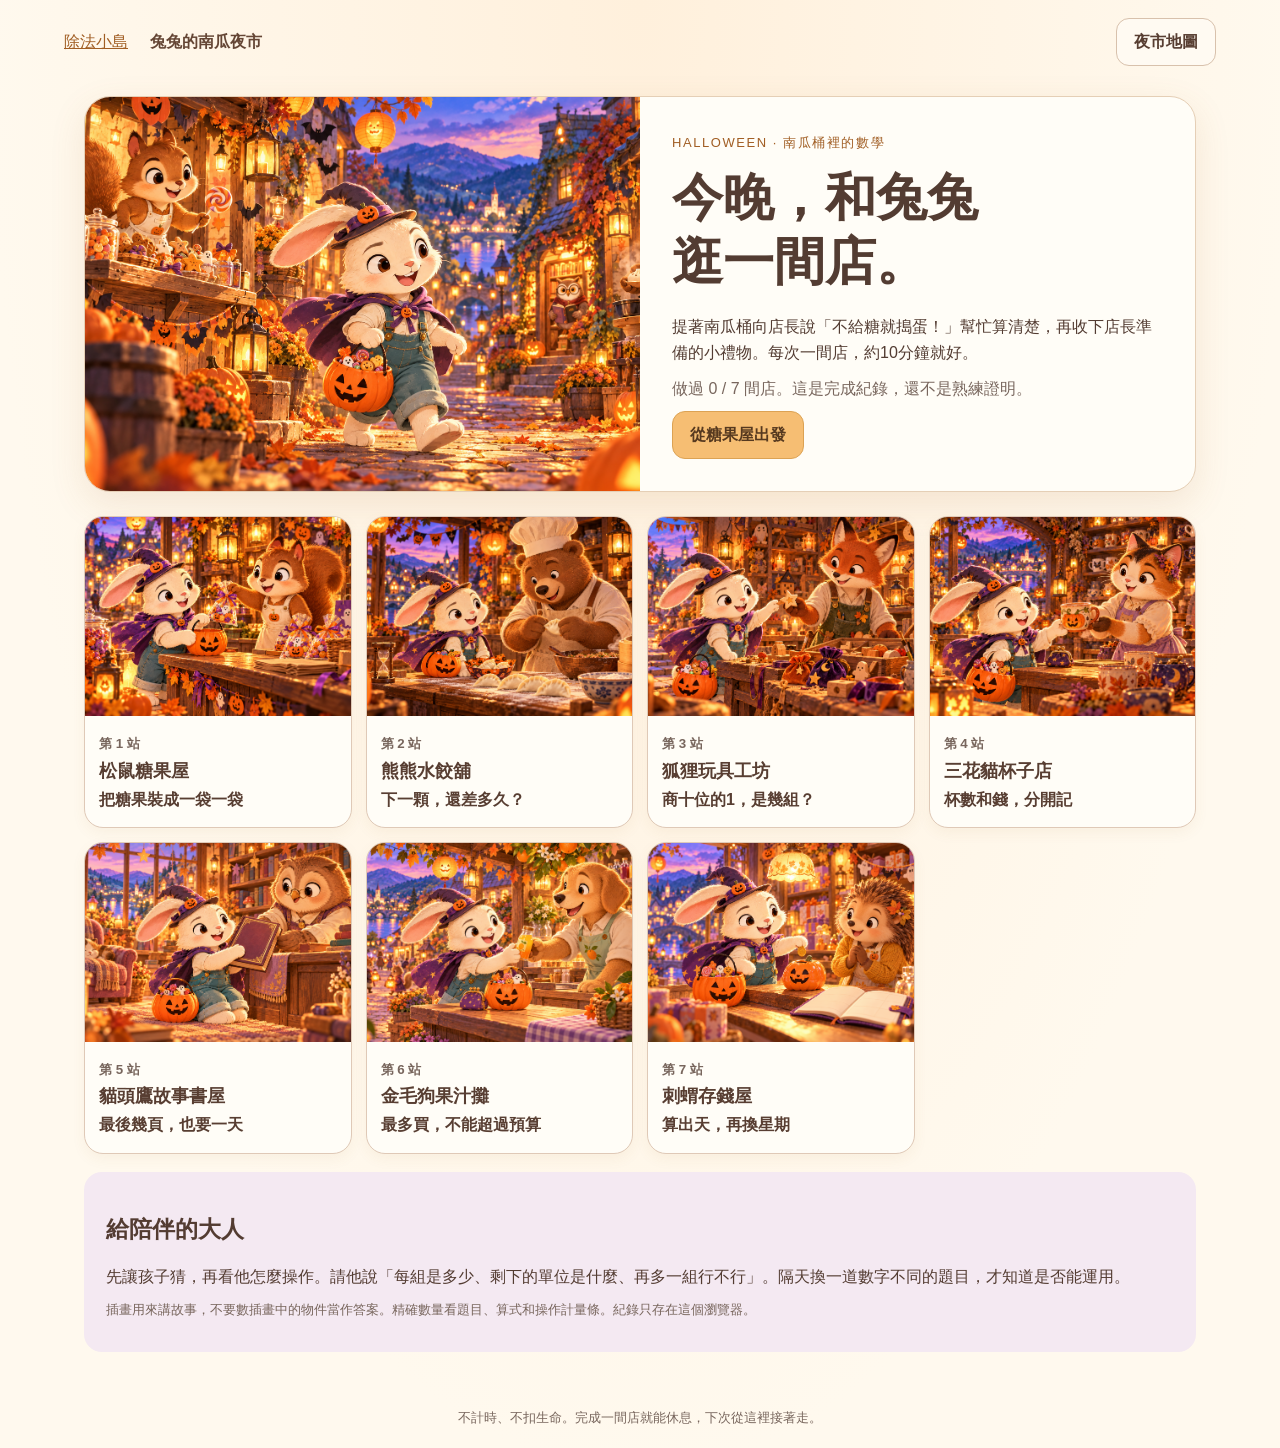
<file: division-adventure/halloween.html>
<!doctype html><html lang="zh-Hant"><head><meta charset="utf-8"><meta name="viewport" content="width=device-width,initial-scale=1"><title>兔兔的南瓜夜市｜除法探險</title><link rel="stylesheet" href="halloween.css"><script defer src="halloween.js"></script></head><body><header><a href="index.html">除法小島</a><span>兔兔的南瓜夜市</span><button id="mapBtn">夜市地圖</button></header><main id="app"></main><footer>不計時、不扣生命。完成一間店就能休息，下次從這裡接著走。</footer></body></html>
</file>
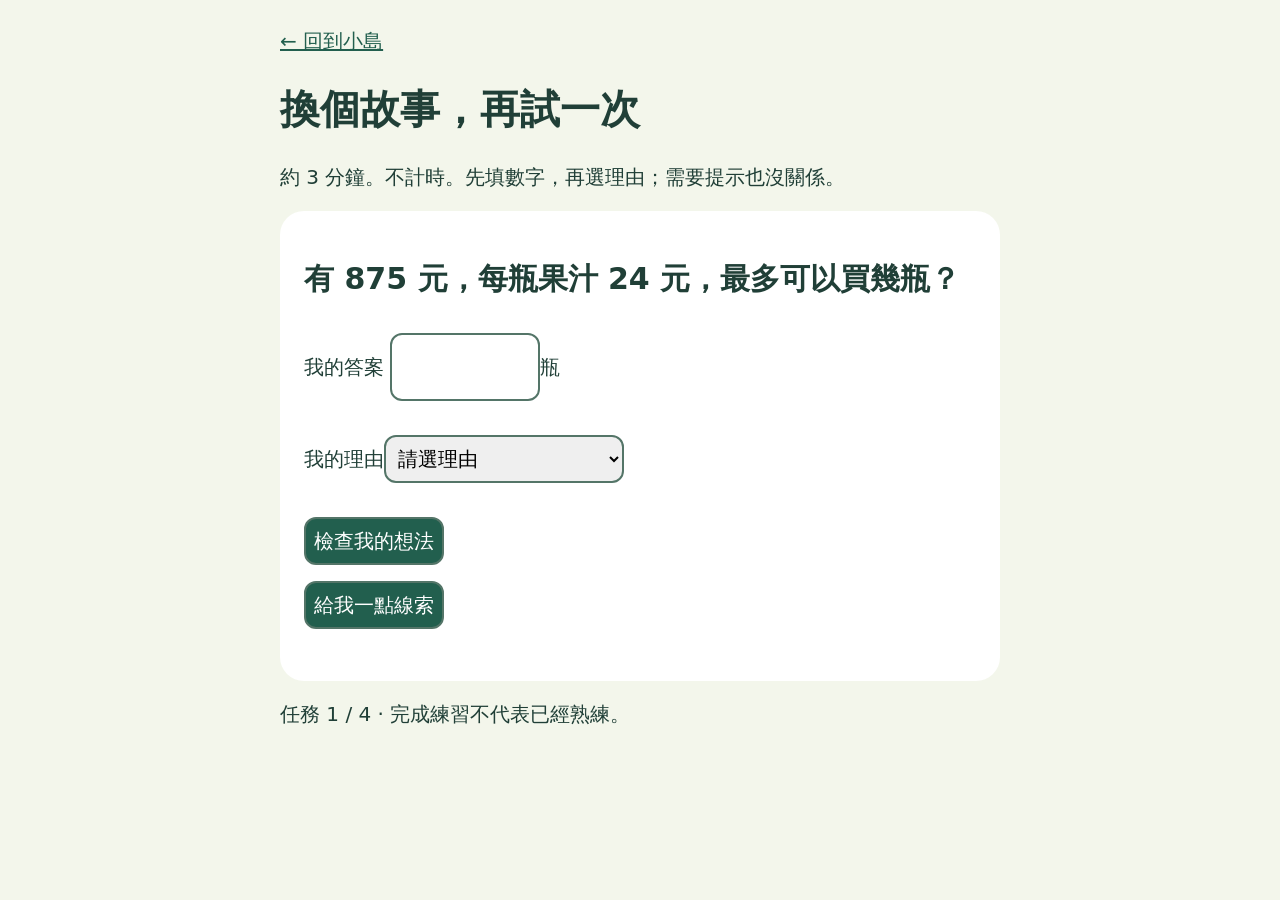
<file: division-adventure/transfer.html>
<!doctype html><html lang="zh-Hant"><meta charset="utf-8"><meta name="viewport" content="width=device-width,initial-scale=1"><title>換個故事，再試一次</title><style>body{font:20px system-ui;background:#f3f6eb;color:#203f37;margin:0}main{max-width:720px;margin:auto;padding:28px}select{max-width:100%}button,input,select{font:inherit;min-height:48px;border:2px solid #547568;border-radius:12px;padding:8px;margin:8px 0}button{background:#225f4e;color:white;cursor:pointer}section{background:white;padding:24px;border-radius:24px}label{display:block;margin:18px 0}input{width:130px}#feedback{line-height:1.7}a{color:#225f4e}</style><main><a href="index.html">← 回到小島</a><h1>換個故事，再試一次</h1><p>約 3 分鐘。不計時。先填數字，再選理由；需要提示也沒關係。</p><section><h2 id="question"></h2><form id="form"><label>我的答案 <input id="answer" inputmode="numeric" required autocomplete="off"><span id="unit"></span></label><label>我的理由<select id="reason" required><option value="">請選理由</option></select></label><button>檢查我的想法</button></form><button id="hint">給我一點線索</button><p id="feedback" role="status"></p><button id="next" hidden>換個任務</button></section><p id="progress"></p><script>
const tasks=[{q:'有 875 元，每瓶果汁 24 元，最多可以買幾瓶？',u:'瓶',a:36,r:['剩下的錢不夠再買一瓶','只要有餘數就多買一瓶','餘數就是瓶數'],h:['多買一瓶，錢還夠嗎？','比較 24×36 與 24×37。','24×36＝864，剩11元；37瓶要888元。'],ex:'875＝24×36＋11。11元不夠買24元的一瓶。'}, {q:'一本書有 715 頁，每天最多讀 28 頁，至少需要幾天讀完？',u:'天',a:26,r:['剩下的頁數仍需要另一天讀','有餘數也只能取商','餘數就是天數'],h:['最後剩下的頁數，需要讀嗎？','25天讀700頁，還剩15頁。','第26天讀剩下15頁，才讀完。'],ex:'715＝28×25＋15。第26天讀完剩下15頁。'}, {q:'每顆水餃做 14 秒。連續做了 369 秒，要再完成下一顆，還需要幾秒？',u:'秒',a:9,r:['用每顆的秒數減掉下一顆已做的秒數','用完成顆數減餘數','餘數就是還差的秒數'],h:['餘數代表已做，還是還差？','369＝14×26＋5，下一顆已做5秒。','14−5＝9秒。不能用26顆減5秒。'],ex:'369＝14×26＋5；14−5＝9秒。'}, {q:'每天存 45 元，存到 1260 元需要幾星期？（每天都存）',u:'星期',a:4,r:['先算天數，再每7天換成1星期','除出來的數字直接當星期','把天數乘7'],h:['1260÷45算出什麼單位？','需要28天；每星期7天。','28÷7＝4星期。'],ex:'1260÷45＝28天；28÷7＝4星期。'}];let i=0,tries=0,hints=0;try{i=Number(localStorage.getItem('division-transfer-position'))||0;if(i<0||i>=tasks.length)i=0}catch{}const $=id=>document.getElementById(id);function show(){tries=hints=0;try{hints=Number(localStorage.getItem("division-transfer-hints-"+i))||0;let past=JSON.parse(localStorage.getItem('division-transfer-evidence')||'[]').filter(x=>x.task===i);tries=past.length;hints=Math.max(hints,past.reduce((n,x)=>Math.max(n,x.hints||0),0))}catch{}let t=tasks[i];$('question').textContent=t.q;$('unit').textContent=t.u;$('reason').innerHTML='<option value="">請選理由</option>';t.r.map((r,j)=>{let o=document.createElement('option');o.value=j;o.textContent=r;return o}).sort(()=>Math.random()-.5).forEach(o=>$('reason').append(o));$('form').reset();$('feedback').textContent='';$('next').hidden=true;$('progress').textContent=`任務 ${i+1} / ${tasks.length} · 完成練習不代表已經熟練。`;$('form').querySelector('button').disabled=false} $('hint').onclick=()=>{$('feedback').textContent=tasks[i].h[Math.min(hints++,2)];try{localStorage.setItem('division-transfer-hints-'+i,hints)}catch{}};$('form').onsubmit=e=>{e.preventDefault();let t=tasks[i],numeric=Number($('answer').value)===t.a,reason=$('reason').value==='0',ok=numeric&&reason;tries++;let record={task:i,at:Date.now(),correct:ok,firstIndependent:ok&&tries===1&&hints===0,hints,attempt:tries};try{let log=JSON.parse(localStorage.getItem('division-transfer-evidence')||'[]');log.push(record);localStorage.setItem('division-transfer-evidence',JSON.stringify(log.slice(-100)))}catch{}$('feedback').textContent=ok?`${tries===1&&hints===0?'這題首次獨立答對。':'這題經過練習後答對。'} ${t.ex} 試著用自己的話說一次。`:numeric?'數字對了，再想想理由。不同故事的餘數用途不一樣。':reason?'理由有道理，再檢查計算和答案的單位。':'先想答案的單位，再用乘法檢查；可以點線索，或回小島操作。';if(ok){$('next').hidden=false;$('form').querySelector('button').disabled=true}};$('next').onclick=()=>{i=(i+1)%tasks.length;try{localStorage.setItem('division-transfer-position',i)}catch{}show()};show();</script></main></html>
</file>
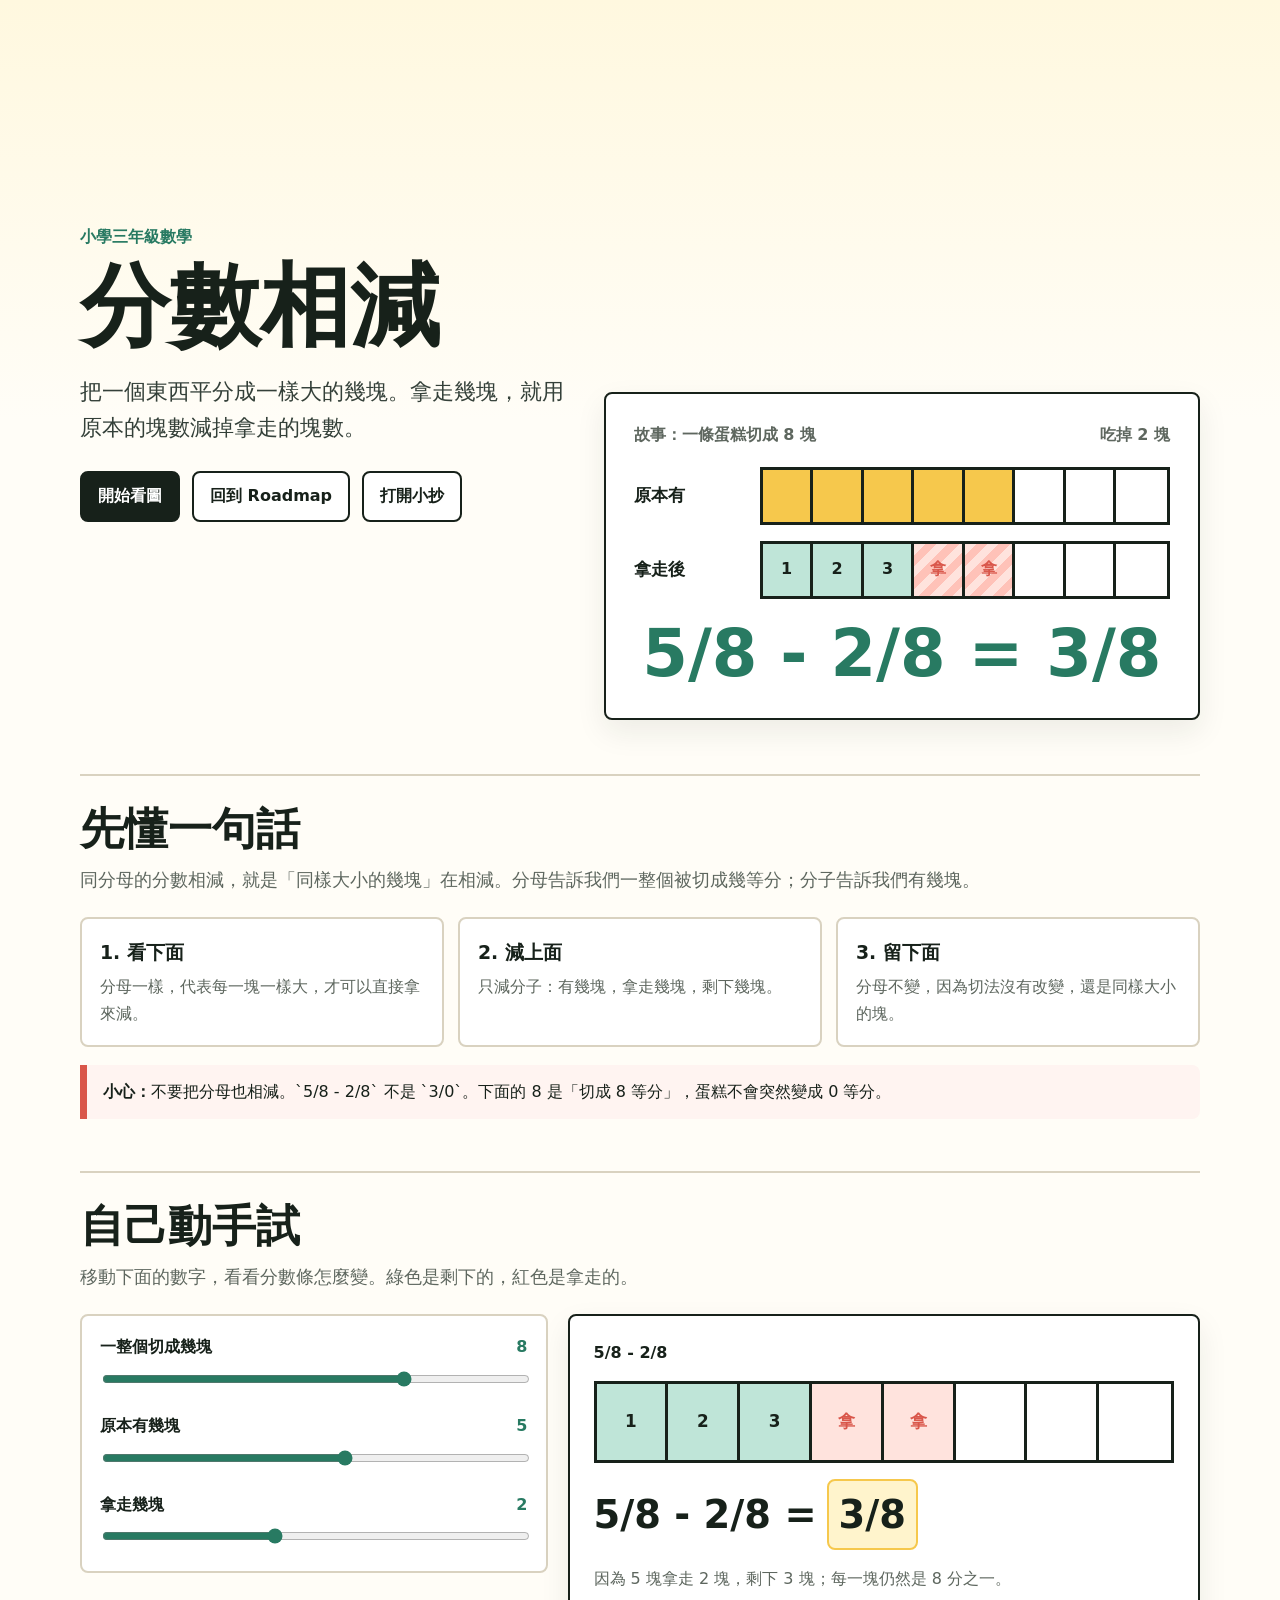
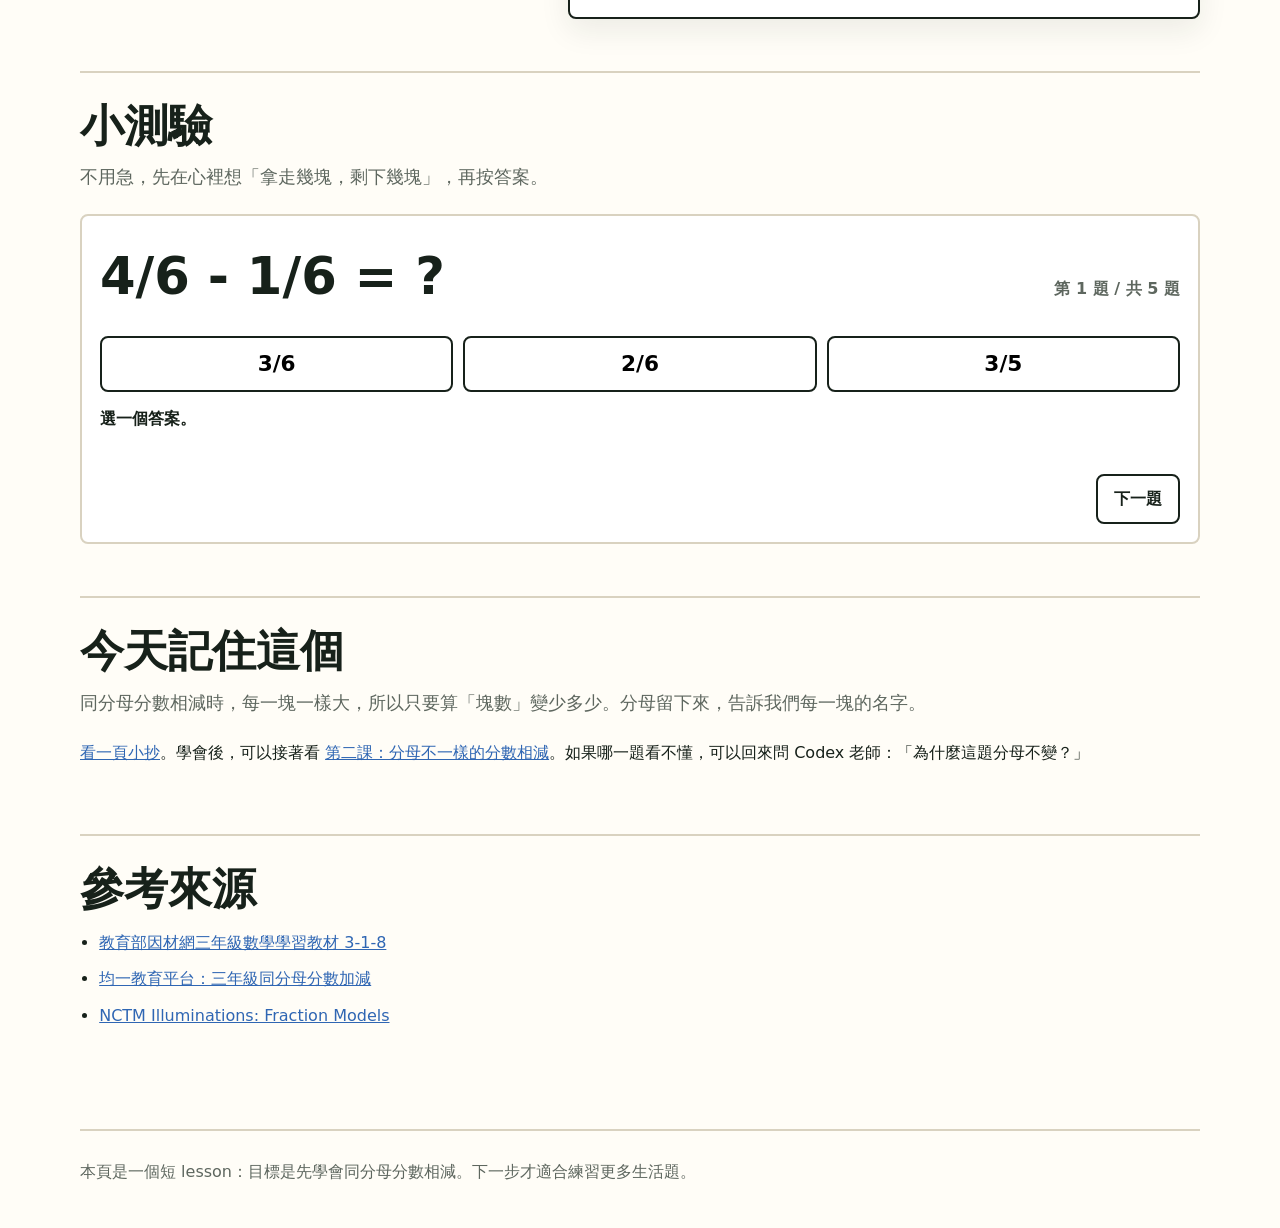
<file: lessons/0001-subtract-like-denominator-fractions.html>
<!doctype html>
<html lang="zh-Hant">
<head>
  <meta charset="utf-8">
  <meta name="viewport" content="width=device-width, initial-scale=1">
  <title>分數相減：拿走幾塊，剩下幾塊</title>
  <meta name="description" content="小學同分母分數相減互動課程。">
  <meta name="theme-color" content="#287a62">
  <meta name="apple-mobile-web-app-capable" content="yes">
  <meta name="apple-mobile-web-app-title" content="分數相減">
  <meta name="apple-mobile-web-app-status-bar-style" content="default">
  <link rel="manifest" href="../manifest.webmanifest">
  <link rel="icon" href="../assets/icons/icon-192.png">
  <link rel="apple-touch-icon" href="../assets/icons/apple-touch-icon.png">
  <script src="../pwa.js" defer></script>
  <style>
    :root {
      color-scheme: light;
      --paper: #fffdf7;
      --ink: #17211a;
      --muted: #5e675f;
      --line: #d9d2c0;
      --panel: #ffffff;
      --green: #287a62;
      --green-2: #bfe5d8;
      --red: #d9564a;
      --red-2: #ffe3dd;
      --yellow: #f6c84c;
      --yellow-2: #fff4cc;
      --blue: #2f66b3;
      --blue-2: #dce9ff;
      --shadow: 0 12px 30px rgba(24, 32, 26, 0.08);
    }

    * { box-sizing: border-box; }

    html { scroll-behavior: smooth; }

    body {
      margin: 0;
      font-family: "PingFang TC", "Noto Sans TC", "Microsoft JhengHei", system-ui, sans-serif;
      color: var(--ink);
      background:
        linear-gradient(180deg, #fff8df 0, var(--paper) 420px),
        var(--paper);
      line-height: 1.65;
    }

    a { color: var(--blue); }

    button, input, select {
      font: inherit;
    }

    .page {
      width: min(1120px, calc(100% - 32px));
      margin: 0 auto;
    }

    header {
      min-height: 82vh;
      display: grid;
      grid-template-columns: minmax(0, 0.9fr) minmax(320px, 1.1fr);
      align-items: center;
      gap: 36px;
      padding: 26px 0 18px;
    }

    .eyebrow {
      margin: 0 0 10px;
      color: var(--green);
      font-weight: 800;
      font-size: 1rem;
    }

    h1 {
      margin: 0;
      font-size: clamp(2.35rem, 7vw, 5.8rem);
      line-height: 1.02;
      letter-spacing: 0;
      max-width: 10ch;
    }

    .lead {
      max-width: 34rem;
      margin: 22px 0 0;
      font-size: clamp(1.08rem, 2.2vw, 1.35rem);
      color: #344039;
    }

    .hero-actions {
      display: flex;
      flex-wrap: wrap;
      gap: 12px;
      margin-top: 26px;
    }

    .button {
      border: 2px solid var(--ink);
      border-radius: 8px;
      background: var(--ink);
      color: white;
      min-height: 48px;
      padding: 10px 16px;
      font-weight: 800;
      cursor: pointer;
      text-decoration: none;
      display: inline-flex;
      align-items: center;
      justify-content: center;
      gap: 8px;
    }

    .button.secondary {
      background: white;
      color: var(--ink);
    }

    .hero-visual {
      align-self: end;
      background: var(--panel);
      border: 2px solid var(--ink);
      border-radius: 8px;
      padding: clamp(16px, 3vw, 28px);
      box-shadow: var(--shadow);
    }

    .story {
      display: flex;
      justify-content: space-between;
      gap: 14px;
      align-items: baseline;
      margin-bottom: 18px;
      color: var(--muted);
      font-weight: 700;
    }

    .fraction-stage {
      display: grid;
      gap: 16px;
    }

    .fraction-row {
      display: grid;
      grid-template-columns: 7rem minmax(0, 1fr);
      align-items: center;
      gap: 14px;
    }

    .row-label {
      margin: 0;
      font-size: 1.08rem;
      font-weight: 800;
    }

    .bar {
      display: grid;
      min-height: 58px;
      border: 3px solid var(--ink);
      background: white;
      overflow: hidden;
    }

    .piece {
      min-width: 0;
      border-right: 3px solid var(--ink);
      display: grid;
      place-items: center;
      color: transparent;
      font-weight: 900;
    }

    .piece:last-child { border-right: 0; }
    .piece.start { background: var(--yellow); }
    .piece.left { background: var(--green-2); color: var(--ink); }
    .piece.take { background: repeating-linear-gradient(135deg, var(--red-2), var(--red-2) 8px, #ffc2b8 8px, #ffc2b8 16px); color: var(--red); }

    .big-equation {
      text-align: center;
      font-size: clamp(2rem, 6vw, 4.1rem);
      line-height: 1.12;
      font-weight: 900;
      margin-top: 18px;
      color: var(--green);
    }

    main {
      padding: 12px 0 56px;
    }

    section {
      margin-top: 24px;
      padding: clamp(18px, 3vw, 28px) 0;
      border-top: 2px solid var(--line);
    }

    h2 {
      font-size: clamp(1.65rem, 3.4vw, 2.8rem);
      line-height: 1.15;
      margin: 0 0 12px;
      letter-spacing: 0;
    }

    .section-lead {
      color: var(--muted);
      font-size: 1.1rem;
      max-width: 62rem;
      margin: 0 0 22px;
    }

    .steps {
      display: grid;
      grid-template-columns: repeat(3, 1fr);
      gap: 14px;
    }

    .step {
      background: var(--panel);
      border: 2px solid var(--line);
      border-radius: 8px;
      padding: 18px;
    }

    .step strong {
      display: block;
      margin-bottom: 6px;
      font-size: 1.18rem;
    }

    .step p {
      margin: 0;
      color: var(--muted);
    }

    .explorer {
      display: grid;
      grid-template-columns: minmax(260px, 0.85fr) minmax(320px, 1.15fr);
      gap: 20px;
      align-items: start;
    }

    .controls {
      background: var(--panel);
      border: 2px solid var(--line);
      border-radius: 8px;
      padding: 18px;
      display: grid;
      gap: 18px;
    }

    .control label {
      display: flex;
      justify-content: space-between;
      gap: 12px;
      font-weight: 800;
      margin-bottom: 8px;
    }

    .control output {
      color: var(--green);
      min-width: 4ch;
      text-align: right;
    }

    input[type="range"] {
      width: 100%;
      accent-color: var(--green);
    }

    .board {
      background: white;
      border: 2px solid var(--ink);
      border-radius: 8px;
      padding: clamp(14px, 3vw, 24px);
      box-shadow: var(--shadow);
    }

    .interactive-bar {
      display: grid;
      min-height: 82px;
      border: 3px solid var(--ink);
      overflow: hidden;
      margin: 14px 0;
    }

    .interactive-piece {
      border-right: 3px solid var(--ink);
      display: grid;
      place-items: center;
      font-size: clamp(0.8rem, 2.5vw, 1.05rem);
      font-weight: 900;
      min-width: 0;
      overflow: hidden;
    }

    .interactive-piece:last-child { border-right: 0; }
    .interactive-piece.left { background: var(--green-2); }
    .interactive-piece.take { background: var(--red-2); color: var(--red); }
    .interactive-piece.empty { background: white; color: #a7a197; }

    .answer-line {
      display: flex;
      flex-wrap: wrap;
      align-items: center;
      gap: 10px;
      margin-top: 16px;
      font-size: clamp(1.4rem, 4vw, 2.4rem);
      font-weight: 900;
    }

    .answer-pill {
      background: var(--yellow-2);
      border: 2px solid var(--yellow);
      border-radius: 8px;
      padding: 2px 10px;
    }

    .note {
      margin: 16px 0 0;
      color: var(--muted);
    }

    .warning {
      background: #fff4f1;
      border-left: 7px solid var(--red);
      padding: 14px 16px;
      border-radius: 0 8px 8px 0;
      margin-top: 18px;
    }

    .quiz {
      display: grid;
      gap: 16px;
    }

    .quiz-card {
      background: white;
      border: 2px solid var(--line);
      border-radius: 8px;
      padding: 18px;
    }

    .quiz-top {
      display: flex;
      justify-content: space-between;
      align-items: baseline;
      gap: 14px;
      flex-wrap: wrap;
    }

    .quiz-question {
      margin: 0;
      font-size: clamp(1.75rem, 5vw, 3.2rem);
      font-weight: 900;
    }

    .score {
      color: var(--muted);
      font-weight: 800;
    }

    .choices {
      display: grid;
      grid-template-columns: repeat(3, 1fr);
      gap: 10px;
      margin-top: 18px;
    }

    .choice {
      min-height: 56px;
      border: 2px solid var(--ink);
      border-radius: 8px;
      background: white;
      cursor: pointer;
      font-size: 1.35rem;
      font-weight: 900;
    }

    .choice:hover,
    .choice:focus-visible {
      background: var(--blue-2);
      outline: 3px solid rgba(47, 102, 179, 0.28);
    }

    .choice.correct {
      background: var(--green-2);
      border-color: var(--green);
    }

    .choice.wrong {
      background: var(--red-2);
      border-color: var(--red);
    }

    .feedback {
      min-height: 3.5rem;
      margin: 14px 0 0;
      font-weight: 800;
    }

    .next-row {
      display: flex;
      justify-content: flex-end;
      margin-top: 12px;
    }

    .source-list {
      display: grid;
      gap: 10px;
      padding-left: 1.2rem;
    }

    footer {
      color: var(--muted);
      padding: 28px 0 42px;
      border-top: 2px solid var(--line);
    }

    @media (max-width: 820px) {
      header,
      .explorer {
        grid-template-columns: 1fr;
      }

      header {
        min-height: auto;
        padding-top: 28px;
      }

      .hero-visual {
        align-self: auto;
      }

      .steps,
      .choices {
        grid-template-columns: 1fr;
      }

      .fraction-row {
        grid-template-columns: 1fr;
        gap: 6px;
      }
    }

    @media print {
      body { background: white; }
      .hero-actions,
      .controls,
      .quiz { display: none; }
      header { min-height: auto; grid-template-columns: 1fr; }
      section { break-inside: avoid; }
      a { color: inherit; text-decoration: none; }
    }
  </style>
</head>
<body>
  <div class="page">
    <header>
      <div>
        <p class="eyebrow">小學三年級數學</p>
        <h1>分數相減</h1>
        <p class="lead">把一個東西平分成一樣大的幾塊。拿走幾塊，就用原本的塊數減掉拿走的塊數。</p>
        <div class="hero-actions">
          <a class="button" href="#learn">開始看圖</a>
          <a class="button secondary" href="../index.html">回到 Roadmap</a>
          <a class="button secondary" href="../reference/0001-fraction-subtraction-cheat-sheet.html">打開小抄</a>
        </div>
      </div>

      <div class="hero-visual" aria-label="五分之八拿走二分之八的圖像示範">
        <div class="story">
          <span>故事：一條蛋糕切成 8 塊</span>
          <span>吃掉 2 塊</span>
        </div>
        <div class="fraction-stage">
          <div class="fraction-row">
            <p class="row-label">原本有</p>
            <div class="bar" style="grid-template-columns: repeat(8, 1fr);" aria-label="八等分中有五塊">
              <span class="piece start">1</span><span class="piece start">2</span><span class="piece start">3</span><span class="piece start">4</span>
              <span class="piece start">5</span><span class="piece"></span><span class="piece"></span><span class="piece"></span>
            </div>
          </div>
          <div class="fraction-row">
            <p class="row-label">拿走後</p>
            <div class="bar" style="grid-template-columns: repeat(8, 1fr);" aria-label="拿走兩塊後剩三塊">
              <span class="piece left">1</span><span class="piece left">2</span><span class="piece left">3</span><span class="piece take">拿</span>
              <span class="piece take">拿</span><span class="piece"></span><span class="piece"></span><span class="piece"></span>
            </div>
          </div>
        </div>
        <div class="big-equation">5/8 - 2/8 = 3/8</div>
      </div>
    </header>

    <main>
      <section id="learn" aria-labelledby="learn-title">
        <h2 id="learn-title">先懂一句話</h2>
        <p class="section-lead">同分母的分數相減，就是「同樣大小的幾塊」在相減。分母告訴我們一整個被切成幾等分；分子告訴我們有幾塊。</p>

        <div class="steps">
          <article class="step">
            <strong>1. 看下面</strong>
            <p>分母一樣，代表每一塊一樣大，才可以直接拿來減。</p>
          </article>
          <article class="step">
            <strong>2. 減上面</strong>
            <p>只減分子：有幾塊，拿走幾塊，剩下幾塊。</p>
          </article>
          <article class="step">
            <strong>3. 留下面</strong>
            <p>分母不變，因為切法沒有改變，還是同樣大小的塊。</p>
          </article>
        </div>

        <div class="warning">
          <strong>小心：</strong>不要把分母也相減。`5/8 - 2/8` 不是 `3/0`。下面的 8 是「切成 8 等分」，蛋糕不會突然變成 0 等分。
        </div>
      </section>

      <section aria-labelledby="try-title">
        <h2 id="try-title">自己動手試</h2>
        <p class="section-lead">移動下面的數字，看看分數條怎麼變。綠色是剩下的，紅色是拿走的。</p>

        <div class="explorer">
          <div class="controls" aria-label="分數相減控制區">
            <div class="control">
              <label for="denominator">一整個切成幾塊 <output id="denominatorOut">8</output></label>
              <input id="denominator" type="range" min="3" max="10" value="8">
            </div>
            <div class="control">
              <label for="startPieces">原本有幾塊 <output id="startOut">5</output></label>
              <input id="startPieces" type="range" min="1" max="8" value="5">
            </div>
            <div class="control">
              <label for="takePieces">拿走幾塊 <output id="takeOut">2</output></label>
              <input id="takePieces" type="range" min="0" max="5" value="2">
            </div>
          </div>

          <div class="board">
            <strong id="boardTitle">5/8 - 2/8</strong>
            <div id="interactiveBar" class="interactive-bar" aria-label="互動分數條"></div>
            <div class="answer-line" aria-live="polite">
              <span id="equationText">5/8 - 2/8 =</span>
              <span class="answer-pill" id="answerText">3/8</span>
            </div>
            <p class="note" id="reasonText">因為 5 塊拿走 2 塊，剩下 3 塊；每一塊仍然是八分之一。</p>
          </div>
        </div>
      </section>

      <section aria-labelledby="quiz-title">
        <h2 id="quiz-title">小測驗</h2>
        <p class="section-lead">不用急，先在心裡想「拿走幾塊，剩下幾塊」，再按答案。</p>

        <div class="quiz">
          <div class="quiz-card">
            <div class="quiz-top">
              <p class="quiz-question" id="quizQuestion">4/6 - 1/6 = ?</p>
              <span class="score" id="quizScore">第 1 題 / 共 5 題</span>
            </div>
            <div class="choices" id="choices" aria-label="答案選項"></div>
            <p class="feedback" id="feedback" aria-live="polite">選一個答案。</p>
            <div class="next-row">
              <button class="button secondary" id="nextButton" type="button">下一題</button>
            </div>
          </div>
        </div>
      </section>

      <section aria-labelledby="review-title">
        <h2 id="review-title">今天記住這個</h2>
        <p class="section-lead">同分母分數相減時，每一塊一樣大，所以只要算「塊數」變少多少。分母留下來，告訴我們每一塊的名字。</p>
        <p><a href="../reference/0001-fraction-subtraction-cheat-sheet.html">看一頁小抄</a>。學會後，可以接著看 <a href="0002-subtract-unlike-denominator-fractions.html">第二課：分母不一樣的分數相減</a>。如果哪一題看不懂，可以回來問 Codex 老師：「為什麼這題分母不變？」</p>
      </section>

      <section aria-labelledby="sources-title">
        <h2 id="sources-title">參考來源</h2>
        <ul class="source-list">
          <li><a href="https://priori.moe.gov.tw/upload/page/resource/material/math/grade3/3-1-8.pdf">教育部因材網三年級數學學習教材 3-1-8</a></li>
          <li><a href="https://www.junyiacademy.org/topics/menfs">均一教育平台：三年級同分母分數加減</a></li>
          <li><a href="https://www.nctm.org/Classroom-Resources/Illuminations/Interactives/Fraction-Models/">NCTM Illuminations: Fraction Models</a></li>
        </ul>
      </section>
    </main>

    <footer>
      本頁是一個短 lesson：目標是先學會同分母分數相減。下一步才適合練習更多生活題。
    </footer>
  </div>

  <script>
    const denominatorInput = document.querySelector("#denominator");
    const startInput = document.querySelector("#startPieces");
    const takeInput = document.querySelector("#takePieces");
    const denominatorOut = document.querySelector("#denominatorOut");
    const startOut = document.querySelector("#startOut");
    const takeOut = document.querySelector("#takeOut");
    const interactiveBar = document.querySelector("#interactiveBar");
    const boardTitle = document.querySelector("#boardTitle");
    const equationText = document.querySelector("#equationText");
    const answerText = document.querySelector("#answerText");
    const reasonText = document.querySelector("#reasonText");

    function syncRanges() {
      const denominator = Number(denominatorInput.value);
      startInput.max = String(denominator);
      if (Number(startInput.value) > denominator) startInput.value = String(denominator);
      takeInput.max = String(startInput.value);
      if (Number(takeInput.value) > Number(startInput.value)) takeInput.value = startInput.value;
    }

    function renderExplorer() {
      syncRanges();
      const denominator = Number(denominatorInput.value);
      const start = Number(startInput.value);
      const take = Number(takeInput.value);
      const left = start - take;

      denominatorOut.value = denominator;
      startOut.value = start;
      takeOut.value = take;
      boardTitle.textContent = `${start}/${denominator} - ${take}/${denominator}`;
      equationText.textContent = `${start}/${denominator} - ${take}/${denominator} =`;
      answerText.textContent = `${left}/${denominator}`;
      reasonText.textContent = `因為 ${start} 塊拿走 ${take} 塊，剩下 ${left} 塊；每一塊仍然是 ${denominator} 分之一。`;

      interactiveBar.style.gridTemplateColumns = `repeat(${denominator}, minmax(0, 1fr))`;
      interactiveBar.innerHTML = "";

      for (let index = 1; index <= denominator; index += 1) {
        const piece = document.createElement("span");
        piece.className = "interactive-piece";

        if (index <= left) {
          piece.classList.add("left");
          piece.textContent = String(index);
        } else if (index <= start) {
          piece.classList.add("take");
          piece.textContent = "拿";
        } else {
          piece.classList.add("empty");
          piece.textContent = "";
        }

        interactiveBar.append(piece);
      }
    }

    [denominatorInput, startInput, takeInput].forEach((input) => {
      input.addEventListener("input", renderExplorer);
    });

    const quizItems = [
      { question: "4/6 - 1/6 = ?", answer: "3/6", choices: ["3/6", "2/6", "3/5"], reason: "4 塊拿走 1 塊，剩下 3 塊；分母還是 6。" },
      { question: "5/8 - 2/8 = ?", answer: "3/8", choices: ["3/8", "7/8", "3/6"], reason: "5 塊拿走 2 塊，剩下 3 塊；分母還是 8。" },
      { question: "7/9 - 3/9 = ?", answer: "4/9", choices: ["4/9", "3/9", "4/6"], reason: "7 塊拿走 3 塊，剩下 4 塊；分母還是 9。" },
      { question: "3/5 - 1/5 = ?", answer: "2/5", choices: ["2/5", "4/5", "2/4"], reason: "3 塊拿走 1 塊，剩下 2 塊；分母還是 5。" },
      { question: "6/7 - 4/7 = ?", answer: "2/7", choices: ["2/7", "2/3", "4/7"], reason: "6 塊拿走 4 塊，剩下 2 塊；分母還是 7。" }
    ];

    let quizIndex = 0;
    let answered = false;
    let correctCount = 0;

    const quizQuestion = document.querySelector("#quizQuestion");
    const quizScore = document.querySelector("#quizScore");
    const choices = document.querySelector("#choices");
    const feedback = document.querySelector("#feedback");
    const nextButton = document.querySelector("#nextButton");

    function renderQuiz() {
      const item = quizItems[quizIndex];
      answered = false;
      quizQuestion.textContent = item.question;
      quizScore.textContent = `第 ${quizIndex + 1} 題 / 共 ${quizItems.length} 題`;
      feedback.textContent = "選一個答案。";
      choices.innerHTML = "";
      nextButton.disabled = true;
      nextButton.textContent = quizIndex === quizItems.length - 1 ? "看結果" : "下一題";

      item.choices.forEach((choice) => {
        const button = document.createElement("button");
        button.className = "choice";
        button.type = "button";
        button.textContent = choice;
        button.addEventListener("click", () => checkAnswer(button, choice));
        choices.append(button);
      });
    }

    function checkAnswer(button, choice) {
      if (answered) return;
      answered = true;
      const item = quizItems[quizIndex];
      const isCorrect = choice === item.answer;
      if (isCorrect) correctCount += 1;

      Array.from(choices.children).forEach((child) => {
        child.disabled = true;
        if (child.textContent === item.answer) child.classList.add("correct");
      });

      if (isCorrect) {
        feedback.textContent = `答對了。${item.reason}`;
      } else {
        button.classList.add("wrong");
        feedback.textContent = `再看一次。正確是 ${item.answer}。${item.reason}`;
      }

      nextButton.disabled = false;
    }

    nextButton.addEventListener("click", () => {
      if (quizIndex < quizItems.length - 1) {
        quizIndex += 1;
        renderQuiz();
      } else {
        quizQuestion.textContent = `完成：${correctCount} / ${quizItems.length}`;
        quizScore.textContent = "小測驗結束";
        choices.innerHTML = "";
        feedback.textContent = correctCount === quizItems.length
          ? "很穩。你已經會用「拿走幾塊，剩下幾塊」來做同分母分數相減。"
          : "回到上面的分數條，再做一次。重點是：分母不變，只減分子。";
        nextButton.disabled = false;
        nextButton.textContent = "再做一次";
        quizIndex = 0;
        correctCount = 0;
      }
    });

    renderExplorer();
    renderQuiz();
  </script>
</body>
</html>
</file>
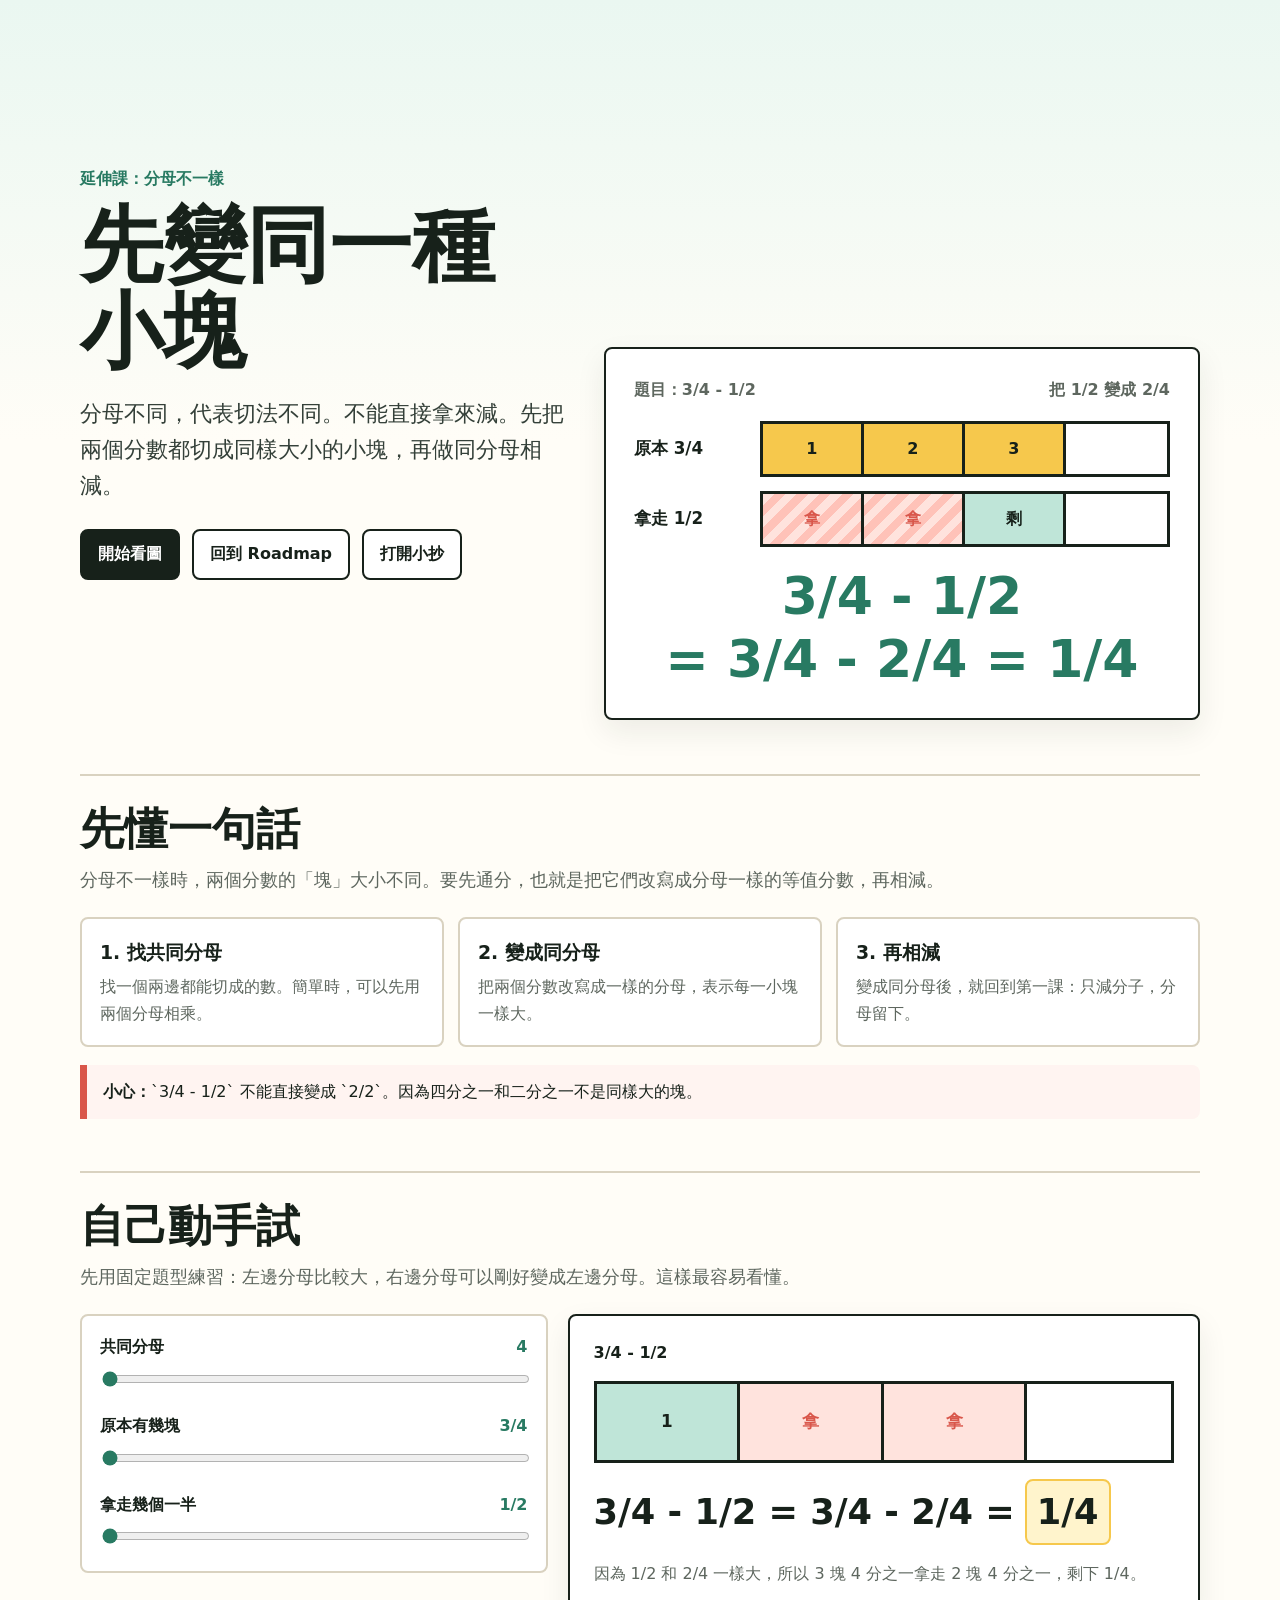
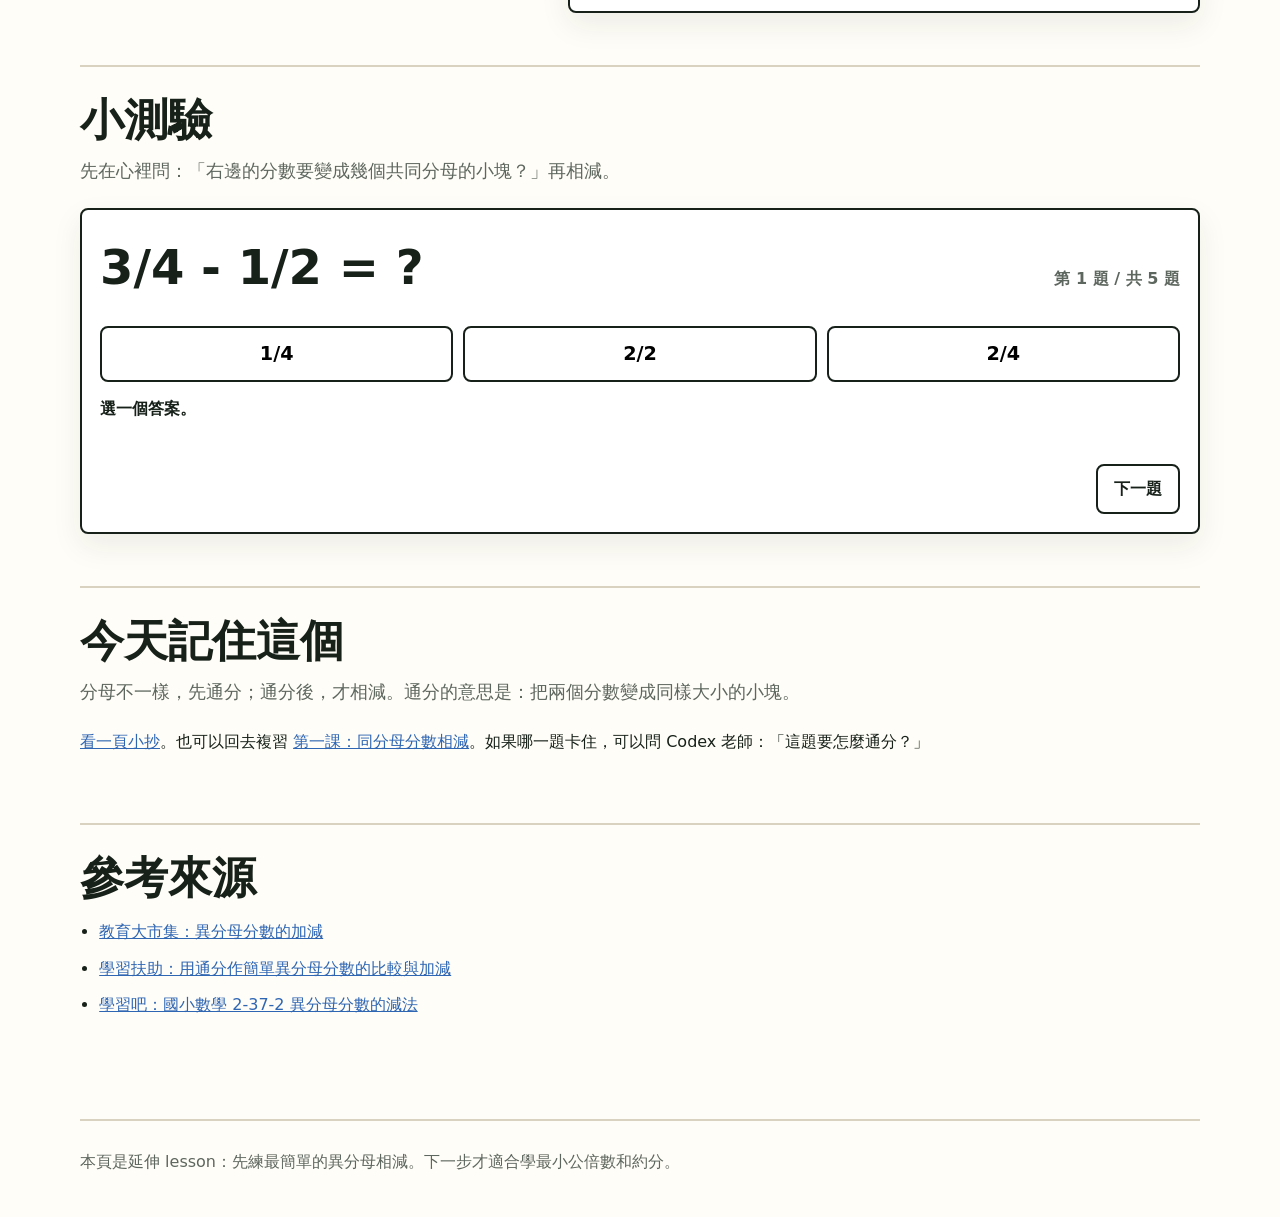
<file: lessons/0002-subtract-unlike-denominator-fractions.html>
<!doctype html>
<html lang="zh-Hant">
<head>
  <meta charset="utf-8">
  <meta name="viewport" content="width=device-width, initial-scale=1">
  <title>分母不一樣的分數相減：先變同一種小塊</title>
  <meta name="description" content="小學異分母分數相減互動課程。">
  <meta name="theme-color" content="#287a62">
  <meta name="apple-mobile-web-app-capable" content="yes">
  <meta name="apple-mobile-web-app-title" content="分數相減">
  <meta name="apple-mobile-web-app-status-bar-style" content="default">
  <link rel="manifest" href="../manifest.webmanifest">
  <link rel="icon" href="../assets/icons/icon-192.png">
  <link rel="apple-touch-icon" href="../assets/icons/apple-touch-icon.png">
  <script src="../pwa.js" defer></script>
  <style>
    :root {
      color-scheme: light;
      --paper: #fffdf7;
      --ink: #17211a;
      --muted: #5e675f;
      --line: #d9d2c0;
      --panel: #ffffff;
      --green: #287a62;
      --green-2: #bfe5d8;
      --red: #d9564a;
      --red-2: #ffe3dd;
      --yellow: #f6c84c;
      --yellow-2: #fff4cc;
      --blue: #2f66b3;
      --blue-2: #dce9ff;
      --shadow: 0 12px 30px rgba(24, 32, 26, 0.08);
    }

    * { box-sizing: border-box; }

    html { scroll-behavior: smooth; }

    body {
      margin: 0;
      font-family: "PingFang TC", "Noto Sans TC", "Microsoft JhengHei", system-ui, sans-serif;
      color: var(--ink);
      background:
        linear-gradient(180deg, #eaf7f1 0, var(--paper) 440px),
        var(--paper);
      line-height: 1.65;
    }

    a { color: var(--blue); }
    button, input { font: inherit; }

    .page {
      width: min(1120px, calc(100% - 32px));
      margin: 0 auto;
    }

    header {
      min-height: 82vh;
      display: grid;
      grid-template-columns: minmax(0, 0.9fr) minmax(320px, 1.1fr);
      align-items: center;
      gap: 36px;
      padding: 26px 0 18px;
    }

    .eyebrow {
      margin: 0 0 10px;
      color: var(--green);
      font-weight: 800;
      font-size: 1rem;
    }

    h1 {
      margin: 0;
      font-size: clamp(2.25rem, 6.5vw, 5.2rem);
      line-height: 1.03;
      letter-spacing: 0;
      max-width: 12ch;
    }

    .lead {
      max-width: 36rem;
      margin: 22px 0 0;
      font-size: clamp(1.08rem, 2.2vw, 1.35rem);
      color: #344039;
    }

    .hero-actions {
      display: flex;
      flex-wrap: wrap;
      gap: 12px;
      margin-top: 26px;
    }

    .button {
      border: 2px solid var(--ink);
      border-radius: 8px;
      background: var(--ink);
      color: white;
      min-height: 48px;
      padding: 10px 16px;
      font-weight: 800;
      cursor: pointer;
      text-decoration: none;
      display: inline-flex;
      align-items: center;
      justify-content: center;
      gap: 8px;
    }

    .button.secondary {
      background: white;
      color: var(--ink);
    }

    .hero-visual,
    .board,
    .quiz-card {
      background: var(--panel);
      border: 2px solid var(--ink);
      border-radius: 8px;
      box-shadow: var(--shadow);
    }

    .hero-visual {
      align-self: end;
      padding: clamp(16px, 3vw, 28px);
    }

    .story {
      display: flex;
      justify-content: space-between;
      gap: 14px;
      align-items: baseline;
      margin-bottom: 18px;
      color: var(--muted);
      font-weight: 700;
    }

    .equiv {
      display: grid;
      gap: 14px;
    }

    .fraction-row {
      display: grid;
      grid-template-columns: 7rem minmax(0, 1fr);
      align-items: center;
      gap: 14px;
    }

    .row-label {
      margin: 0;
      font-size: 1.05rem;
      font-weight: 800;
    }

    .bar {
      display: grid;
      min-height: 56px;
      border: 3px solid var(--ink);
      background: white;
      overflow: hidden;
    }

    .piece {
      min-width: 0;
      border-right: 3px solid var(--ink);
      display: grid;
      place-items: center;
      font-weight: 900;
    }

    .piece:last-child { border-right: 0; }
    .fill { background: var(--yellow); }
    .left { background: var(--green-2); }
    .take { background: repeating-linear-gradient(135deg, var(--red-2), var(--red-2) 8px, #ffc2b8 8px, #ffc2b8 16px); color: var(--red); }

    .big-equation {
      text-align: center;
      font-size: clamp(1.7rem, 5vw, 3.25rem);
      line-height: 1.2;
      font-weight: 900;
      margin-top: 18px;
      color: var(--green);
    }

    main { padding: 12px 0 56px; }

    section {
      margin-top: 24px;
      padding: clamp(18px, 3vw, 28px) 0;
      border-top: 2px solid var(--line);
    }

    h2 {
      font-size: clamp(1.65rem, 3.4vw, 2.8rem);
      line-height: 1.15;
      margin: 0 0 12px;
      letter-spacing: 0;
    }

    .section-lead {
      color: var(--muted);
      font-size: 1.1rem;
      max-width: 64rem;
      margin: 0 0 22px;
    }

    .steps {
      display: grid;
      grid-template-columns: repeat(3, 1fr);
      gap: 14px;
    }

    .step {
      background: var(--panel);
      border: 2px solid var(--line);
      border-radius: 8px;
      padding: 18px;
    }

    .step strong {
      display: block;
      margin-bottom: 6px;
      font-size: 1.18rem;
    }

    .step p {
      margin: 0;
      color: var(--muted);
    }

    .warning {
      background: #fff4f1;
      border-left: 7px solid var(--red);
      padding: 14px 16px;
      border-radius: 0 8px 8px 0;
      margin-top: 18px;
    }

    .explorer {
      display: grid;
      grid-template-columns: minmax(260px, 0.85fr) minmax(320px, 1.15fr);
      gap: 20px;
      align-items: start;
    }

    .controls {
      background: var(--panel);
      border: 2px solid var(--line);
      border-radius: 8px;
      padding: 18px;
      display: grid;
      gap: 18px;
    }

    .control label {
      display: flex;
      justify-content: space-between;
      gap: 12px;
      font-weight: 800;
      margin-bottom: 8px;
    }

    .control output {
      color: var(--green);
      min-width: 6ch;
      text-align: right;
    }

    input[type="range"] {
      width: 100%;
      accent-color: var(--green);
    }

    .board { padding: clamp(14px, 3vw, 24px); }

    .common-bar {
      display: grid;
      min-height: 82px;
      border: 3px solid var(--ink);
      overflow: hidden;
      margin: 14px 0;
    }

    .common-piece {
      border-right: 3px solid var(--ink);
      display: grid;
      place-items: center;
      font-size: clamp(0.78rem, 2.5vw, 1.05rem);
      font-weight: 900;
      min-width: 0;
      overflow: hidden;
    }

    .common-piece:last-child { border-right: 0; }
    .common-piece.left { background: var(--green-2); }
    .common-piece.take { background: var(--red-2); color: var(--red); }
    .common-piece.empty { background: white; color: #a7a197; }

    .answer-line {
      display: flex;
      flex-wrap: wrap;
      align-items: center;
      gap: 10px;
      margin-top: 16px;
      font-size: clamp(1.25rem, 3.7vw, 2.2rem);
      font-weight: 900;
    }

    .answer-pill {
      background: var(--yellow-2);
      border: 2px solid var(--yellow);
      border-radius: 8px;
      padding: 2px 10px;
    }

    .note {
      margin: 16px 0 0;
      color: var(--muted);
    }

    .quiz {
      display: grid;
      gap: 16px;
    }

    .quiz-card { padding: 18px; }

    .quiz-top {
      display: flex;
      justify-content: space-between;
      align-items: baseline;
      gap: 14px;
      flex-wrap: wrap;
    }

    .quiz-question {
      margin: 0;
      font-size: clamp(1.5rem, 4.8vw, 3rem);
      font-weight: 900;
    }

    .score {
      color: var(--muted);
      font-weight: 800;
    }

    .choices {
      display: grid;
      grid-template-columns: repeat(3, 1fr);
      gap: 10px;
      margin-top: 18px;
    }

    .choice {
      min-height: 56px;
      border: 2px solid var(--ink);
      border-radius: 8px;
      background: white;
      cursor: pointer;
      font-size: 1.2rem;
      font-weight: 900;
    }

    .choice:hover,
    .choice:focus-visible {
      background: var(--blue-2);
      outline: 3px solid rgba(47, 102, 179, 0.28);
    }

    .choice.correct {
      background: var(--green-2);
      border-color: var(--green);
    }

    .choice.wrong {
      background: var(--red-2);
      border-color: var(--red);
    }

    .feedback {
      min-height: 3.5rem;
      margin: 14px 0 0;
      font-weight: 800;
    }

    .next-row {
      display: flex;
      justify-content: flex-end;
      margin-top: 12px;
    }

    .source-list {
      display: grid;
      gap: 10px;
      padding-left: 1.2rem;
    }

    footer {
      color: var(--muted);
      padding: 28px 0 42px;
      border-top: 2px solid var(--line);
    }

    @media (max-width: 820px) {
      header,
      .explorer {
        grid-template-columns: 1fr;
      }

      header {
        min-height: auto;
        padding-top: 28px;
      }

      .hero-visual { align-self: auto; }
      .steps, .choices { grid-template-columns: 1fr; }

      .fraction-row {
        grid-template-columns: 1fr;
        gap: 6px;
      }
    }

    @media print {
      body { background: white; }
      .hero-actions,
      .controls,
      .quiz { display: none; }
      header { min-height: auto; grid-template-columns: 1fr; }
      section { break-inside: avoid; }
      a { color: inherit; text-decoration: none; }
    }
  </style>
</head>
<body>
  <div class="page">
    <header>
      <div>
        <p class="eyebrow">延伸課：分母不一樣</p>
        <h1>先變同一種小塊</h1>
        <p class="lead">分母不同，代表切法不同。不能直接拿來減。先把兩個分數都切成同樣大小的小塊，再做同分母相減。</p>
        <div class="hero-actions">
          <a class="button" href="#learn">開始看圖</a>
          <a class="button secondary" href="../index.html">回到 Roadmap</a>
          <a class="button secondary" href="../reference/0002-unlike-denominator-subtraction-cheat-sheet.html">打開小抄</a>
        </div>
      </div>

      <div class="hero-visual" aria-label="四分之三減二分之一的圖像示範">
        <div class="story">
          <span>題目：3/4 - 1/2</span>
          <span>把 1/2 變成 2/4</span>
        </div>
        <div class="equiv">
          <div class="fraction-row">
            <p class="row-label">原本 3/4</p>
            <div class="bar" style="grid-template-columns: repeat(4, 1fr);" aria-label="四等分中有三塊">
              <span class="piece fill">1</span><span class="piece fill">2</span><span class="piece fill">3</span><span class="piece"></span>
            </div>
          </div>
          <div class="fraction-row">
            <p class="row-label">拿走 1/2</p>
            <div class="bar" style="grid-template-columns: repeat(4, 1fr);" aria-label="一半等於四等分中的兩塊">
              <span class="piece take">拿</span><span class="piece take">拿</span><span class="piece left">剩</span><span class="piece"></span>
            </div>
          </div>
        </div>
        <div class="big-equation">3/4 - 1/2<br>= 3/4 - 2/4 = 1/4</div>
      </div>
    </header>

    <main>
      <section id="learn" aria-labelledby="learn-title">
        <h2 id="learn-title">先懂一句話</h2>
        <p class="section-lead">分母不一樣時，兩個分數的「塊」大小不同。要先通分，也就是把它們改寫成分母一樣的等值分數，再相減。</p>

        <div class="steps">
          <article class="step">
            <strong>1. 找共同分母</strong>
            <p>找一個兩邊都能切成的數。簡單時，可以先用兩個分母相乘。</p>
          </article>
          <article class="step">
            <strong>2. 變成同分母</strong>
            <p>把兩個分數改寫成一樣的分母，表示每一小塊一樣大。</p>
          </article>
          <article class="step">
            <strong>3. 再相減</strong>
            <p>變成同分母後，就回到第一課：只減分子，分母留下。</p>
          </article>
        </div>

        <div class="warning">
          <strong>小心：</strong>`3/4 - 1/2` 不能直接變成 `2/2`。因為四分之一和二分之一不是同樣大的塊。
        </div>
      </section>

      <section aria-labelledby="try-title">
        <h2 id="try-title">自己動手試</h2>
        <p class="section-lead">先用固定題型練習：左邊分母比較大，右邊分母可以剛好變成左邊分母。這樣最容易看懂。</p>

        <div class="explorer">
          <div class="controls" aria-label="異分母分數相減控制區">
            <div class="control">
              <label for="commonDenominator">共同分母 <output id="commonOut">4</output></label>
              <input id="commonDenominator" type="range" min="4" max="12" step="2" value="4">
            </div>
            <div class="control">
              <label for="startPieces">原本有幾塊 <output id="startOut">3/4</output></label>
              <input id="startPieces" type="range" min="2" max="4" value="3">
            </div>
            <div class="control">
              <label for="takeHalves">拿走幾個一半 <output id="takeOut">1/2</output></label>
              <input id="takeHalves" type="range" min="1" max="1" value="1">
            </div>
          </div>

          <div class="board">
            <strong id="boardTitle">3/4 - 1/2</strong>
            <div id="commonBar" class="common-bar" aria-label="通分後的分數條"></div>
            <div class="answer-line" aria-live="polite">
              <span id="equationText">3/4 - 1/2 = 3/4 - 2/4 =</span>
              <span class="answer-pill" id="answerText">1/4</span>
            </div>
            <p class="note" id="reasonText">因為 1/2 和 2/4 一樣大，所以 3 塊四分之一拿走 2 塊四分之一，剩下 1/4。</p>
          </div>
        </div>
      </section>

      <section aria-labelledby="quiz-title">
        <h2 id="quiz-title">小測驗</h2>
        <p class="section-lead">先在心裡問：「右邊的分數要變成幾個共同分母的小塊？」再相減。</p>

        <div class="quiz">
          <div class="quiz-card">
            <div class="quiz-top">
              <p class="quiz-question" id="quizQuestion">3/4 - 1/2 = ?</p>
              <span class="score" id="quizScore">第 1 題 / 共 5 題</span>
            </div>
            <div class="choices" id="choices" aria-label="答案選項"></div>
            <p class="feedback" id="feedback" aria-live="polite">選一個答案。</p>
            <div class="next-row">
              <button class="button secondary" id="nextButton" type="button">下一題</button>
            </div>
          </div>
        </div>
      </section>

      <section aria-labelledby="review-title">
        <h2 id="review-title">今天記住這個</h2>
        <p class="section-lead">分母不一樣，先通分；通分後，才相減。通分的意思是：把兩個分數變成同樣大小的小塊。</p>
        <p><a href="../reference/0002-unlike-denominator-subtraction-cheat-sheet.html">看一頁小抄</a>。也可以回去複習 <a href="0001-subtract-like-denominator-fractions.html">第一課：同分母分數相減</a>。如果哪一題卡住，可以問 Codex 老師：「這題要怎麼通分？」</p>
      </section>

      <section aria-labelledby="sources-title">
        <h2 id="sources-title">參考來源</h2>
        <ul class="source-list">
          <li><a href="https://market.cloud.edu.tw/resources/web/1585465">教育大市集：異分母分數的加減</a></li>
          <li><a href="https://exam.tcte.edu.tw/tbt_html/index.php?mod=EbookNoSignIn%2Fgetfile%2Fcid%2FMTI1MDIxMDY%3D">學習扶助：用通分作簡單異分母分數的比較與加減</a></li>
          <li><a href="https://www.learnmode.net/flip/video/4703">學習吧：國小數學 2-37-2 異分母分數的減法</a></li>
        </ul>
      </section>
    </main>

    <footer>
      本頁是延伸 lesson：先練最簡單的異分母相減。下一步才適合學最小公倍數和約分。
    </footer>
  </div>

  <script>
    const commonInput = document.querySelector("#commonDenominator");
    const startInput = document.querySelector("#startPieces");
    const commonOut = document.querySelector("#commonOut");
    const startOut = document.querySelector("#startOut");
    const takeOut = document.querySelector("#takeOut");
    const commonBar = document.querySelector("#commonBar");
    const boardTitle = document.querySelector("#boardTitle");
    const equationText = document.querySelector("#equationText");
    const answerText = document.querySelector("#answerText");
    const reasonText = document.querySelector("#reasonText");

    function gcd(a, b) {
      while (b !== 0) {
        const next = a % b;
        a = b;
        b = next;
      }
      return a;
    }

    function formatFraction(top, bottom) {
      if (top === 0) return "0";
      const divisor = gcd(Math.abs(top), Math.abs(bottom));
      const simpleTop = top / divisor;
      const simpleBottom = bottom / divisor;
      return simpleBottom === 1 ? String(simpleTop) : `${simpleTop}/${simpleBottom}`;
    }

    let previousCommon = Number(commonInput.value);

    function syncRanges() {
      const common = Number(commonInput.value);
      if (common !== previousCommon) {
        startInput.value = String(Math.min(common, common / 2 + 1));
        previousCommon = common;
      }
      startInput.max = String(common);
      startInput.min = String(common / 2 + 1);
      if (Number(startInput.value) > common) startInput.value = String(common);
      if (Number(startInput.value) < common / 2 + 1) startInput.value = String(common / 2 + 1);
    }

    function renderExplorer() {
      syncRanges();
      const common = Number(commonInput.value);
      const start = Number(startInput.value);
      const take = common / 2;
      const left = start - take;
      const answer = formatFraction(left, common);

      commonOut.value = common;
      startOut.value = `${start}/${common}`;
      takeOut.value = "1/2";
      boardTitle.textContent = `${start}/${common} - 1/2`;
      equationText.textContent = `${start}/${common} - 1/2 = ${start}/${common} - ${take}/${common} =`;
      answerText.textContent = answer;
      reasonText.textContent = `因為 1/2 和 ${take}/${common} 一樣大，所以 ${start} 塊 ${common} 分之一拿走 ${take} 塊 ${common} 分之一，剩下 ${answer}。`;

      commonBar.style.gridTemplateColumns = `repeat(${common}, minmax(0, 1fr))`;
      commonBar.innerHTML = "";

      for (let index = 1; index <= common; index += 1) {
        const piece = document.createElement("span");
        piece.className = "common-piece";

        if (index <= left) {
          piece.classList.add("left");
          piece.textContent = String(index);
        } else if (index <= start) {
          piece.classList.add("take");
          piece.textContent = "拿";
        } else {
          piece.classList.add("empty");
          piece.textContent = "";
        }

        commonBar.append(piece);
      }
    }

    [commonInput, startInput].forEach((input) => {
      input.addEventListener("input", renderExplorer);
    });

    const quizItems = [
      { question: "3/4 - 1/2 = ?", answer: "1/4", choices: ["1/4", "2/2", "2/4"], reason: "1/2 先變成 2/4，3/4 - 2/4 = 1/4。" },
      { question: "5/6 - 1/3 = ?", answer: "3/6", choices: ["3/6", "4/3", "4/6"], reason: "1/3 先變成 2/6，5/6 - 2/6 = 3/6。" },
      { question: "7/8 - 1/4 = ?", answer: "5/8", choices: ["5/8", "6/4", "6/8"], reason: "1/4 先變成 2/8，7/8 - 2/8 = 5/8。" },
      { question: "4/5 - 1/10 = ?", answer: "7/10", choices: ["7/10", "3/5", "3/10"], reason: "4/5 先變成 8/10，8/10 - 1/10 = 7/10。" },
      { question: "5/6 - 1/2 = ?", answer: "2/6", choices: ["2/6", "4/2", "4/6"], reason: "1/2 先變成 3/6，5/6 - 3/6 = 2/6。" }
    ];

    let quizIndex = 0;
    let answered = false;
    let correctCount = 0;

    const quizQuestion = document.querySelector("#quizQuestion");
    const quizScore = document.querySelector("#quizScore");
    const choices = document.querySelector("#choices");
    const feedback = document.querySelector("#feedback");
    const nextButton = document.querySelector("#nextButton");

    function renderQuiz() {
      const item = quizItems[quizIndex];
      answered = false;
      quizQuestion.textContent = item.question;
      quizScore.textContent = `第 ${quizIndex + 1} 題 / 共 ${quizItems.length} 題`;
      feedback.textContent = "選一個答案。";
      choices.innerHTML = "";
      nextButton.disabled = true;
      nextButton.textContent = quizIndex === quizItems.length - 1 ? "看結果" : "下一題";

      item.choices.forEach((choice) => {
        const button = document.createElement("button");
        button.className = "choice";
        button.type = "button";
        button.textContent = choice;
        button.addEventListener("click", () => checkAnswer(button, choice));
        choices.append(button);
      });
    }

    function checkAnswer(button, choice) {
      if (answered) return;
      answered = true;
      const item = quizItems[quizIndex];
      const isCorrect = choice === item.answer;
      if (isCorrect) correctCount += 1;

      Array.from(choices.children).forEach((child) => {
        child.disabled = true;
        if (child.textContent === item.answer) child.classList.add("correct");
      });

      if (isCorrect) {
        feedback.textContent = `答對了。${item.reason}`;
      } else {
        button.classList.add("wrong");
        feedback.textContent = `再看一次。正確是 ${item.answer}。${item.reason}`;
      }

      nextButton.disabled = false;
    }

    nextButton.addEventListener("click", () => {
      if (quizIndex < quizItems.length - 1) {
        quizIndex += 1;
        renderQuiz();
      } else {
        quizQuestion.textContent = `完成：${correctCount} / ${quizItems.length}`;
        quizScore.textContent = "小測驗結束";
        choices.innerHTML = "";
        feedback.textContent = correctCount === quizItems.length
          ? "很穩。你已經知道：分母不一樣，要先通分，再相減。"
          : "再做一次。重點是先把兩個分數變成同分母。";
        nextButton.disabled = false;
        nextButton.textContent = "再做一次";
        quizIndex = 0;
        correctCount = 0;
      }
    });

    renderExplorer();
    renderQuiz();
  </script>
</body>
</html>
</file>
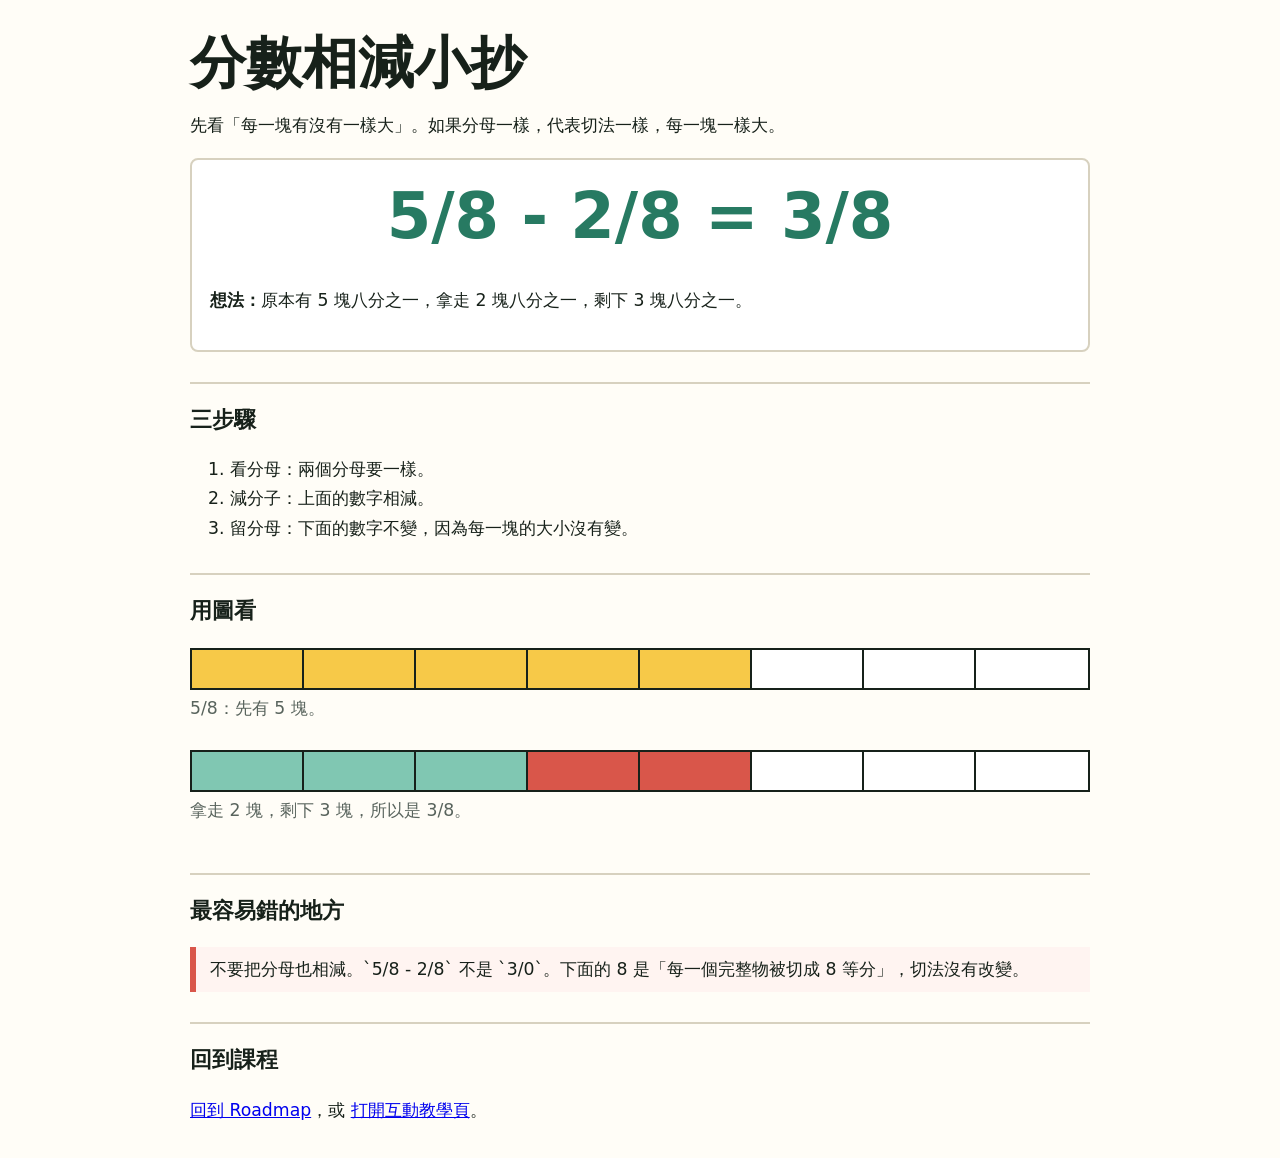
<file: reference/0001-fraction-subtraction-cheat-sheet.html>
<!doctype html>
<html lang="zh-Hant">
<head>
  <meta charset="utf-8">
  <meta name="viewport" content="width=device-width, initial-scale=1">
  <title>分數相減小抄</title>
  <meta name="description" content="同分母分數相減快速複習小抄。">
  <meta name="theme-color" content="#287a62">
  <meta name="apple-mobile-web-app-capable" content="yes">
  <meta name="apple-mobile-web-app-title" content="分數相減">
  <meta name="apple-mobile-web-app-status-bar-style" content="default">
  <link rel="manifest" href="../manifest.webmanifest">
  <link rel="icon" href="../assets/icons/icon-192.png">
  <link rel="apple-touch-icon" href="../assets/icons/apple-touch-icon.png">
  <script src="../pwa.js" defer></script>
  <style>
    :root {
      color-scheme: light;
      --ink: #17211a;
      --muted: #59645d;
      --paper: #fffdf7;
      --line: #d7d1bf;
      --green: #277a62;
      --yellow: #f7c948;
      --red: #d9564a;
    }

    * { box-sizing: border-box; }

    body {
      margin: 0;
      font-family: "PingFang TC", "Noto Sans TC", "Microsoft JhengHei", system-ui, sans-serif;
      color: var(--ink);
      background: var(--paper);
      line-height: 1.7;
    }

    main {
      width: min(900px, calc(100% - 32px));
      margin: 32px auto;
    }

    h1 {
      font-size: clamp(2rem, 5vw, 3.5rem);
      line-height: 1.1;
      margin: 0 0 16px;
      letter-spacing: 0;
    }

    h2 {
      font-size: 1.35rem;
      margin: 30px 0 10px;
      border-top: 2px solid var(--line);
      padding-top: 18px;
    }

    p, li { font-size: 1.08rem; }

    .rule {
      display: grid;
      grid-template-columns: 1fr;
      gap: 14px;
      padding: 18px;
      border: 2px solid var(--line);
      border-radius: 8px;
      background: #ffffff;
    }

    .formula {
      font-size: clamp(2rem, 8vw, 4rem);
      font-weight: 800;
      text-align: center;
      color: var(--green);
      line-height: 1.2;
    }

    .bars {
      display: grid;
      gap: 10px;
      margin: 18px 0;
    }

    .bar {
      display: grid;
      grid-template-columns: repeat(8, 1fr);
      border: 2px solid var(--ink);
      min-height: 42px;
    }

    .bar span {
      border-right: 2px solid var(--ink);
      background: #ffffff;
    }

    .bar span:last-child { border-right: 0; }
    .bar .start { background: var(--yellow); }
    .bar .take { background: var(--red); }
    .bar .left { background: #80c7b2; }

    .caption {
      color: var(--muted);
      margin-top: 4px;
    }

    .mistake {
      border-left: 6px solid var(--red);
      padding: 8px 14px;
      background: #fff4f1;
    }

    @media print {
      body { background: white; }
      main { margin: 12mm auto; width: auto; }
      a { color: inherit; text-decoration: none; }
    }
  </style>
</head>
<body>
  <main>
    <h1>分數相減小抄</h1>
    <p>先看「每一塊有沒有一樣大」。如果分母一樣，代表切法一樣，每一塊一樣大。</p>

    <section class="rule" aria-label="同分母分數相減規則">
      <div class="formula">5/8 - 2/8 = 3/8</div>
      <p><strong>想法：</strong>原本有 5 塊八分之一，拿走 2 塊八分之一，剩下 3 塊八分之一。</p>
    </section>

    <h2>三步驟</h2>
    <ol>
      <li>看分母：兩個分母要一樣。</li>
      <li>減分子：上面的數字相減。</li>
      <li>留分母：下面的數字不變，因為每一塊的大小沒有變。</li>
    </ol>

    <h2>用圖看</h2>
    <div class="bars" aria-label="八等分分數條">
      <div>
        <div class="bar" aria-hidden="true">
          <span class="start"></span><span class="start"></span><span class="start"></span><span class="start"></span>
          <span class="start"></span><span></span><span></span><span></span>
        </div>
        <p class="caption">5/8：先有 5 塊。</p>
      </div>
      <div>
        <div class="bar" aria-hidden="true">
          <span class="left"></span><span class="left"></span><span class="left"></span><span class="take"></span>
          <span class="take"></span><span></span><span></span><span></span>
        </div>
        <p class="caption">拿走 2 塊，剩下 3 塊，所以是 3/8。</p>
      </div>
    </div>

    <h2>最容易錯的地方</h2>
    <p class="mistake">不要把分母也相減。`5/8 - 2/8` 不是 `3/0`。下面的 8 是「每一個完整物被切成 8 等分」，切法沒有改變。</p>

    <h2>回到課程</h2>
    <p><a href="../index.html">回到 Roadmap</a>，或 <a href="../lessons/0001-subtract-like-denominator-fractions.html">打開互動教學頁</a>。</p>
  </main>
</body>
</html>
</file>
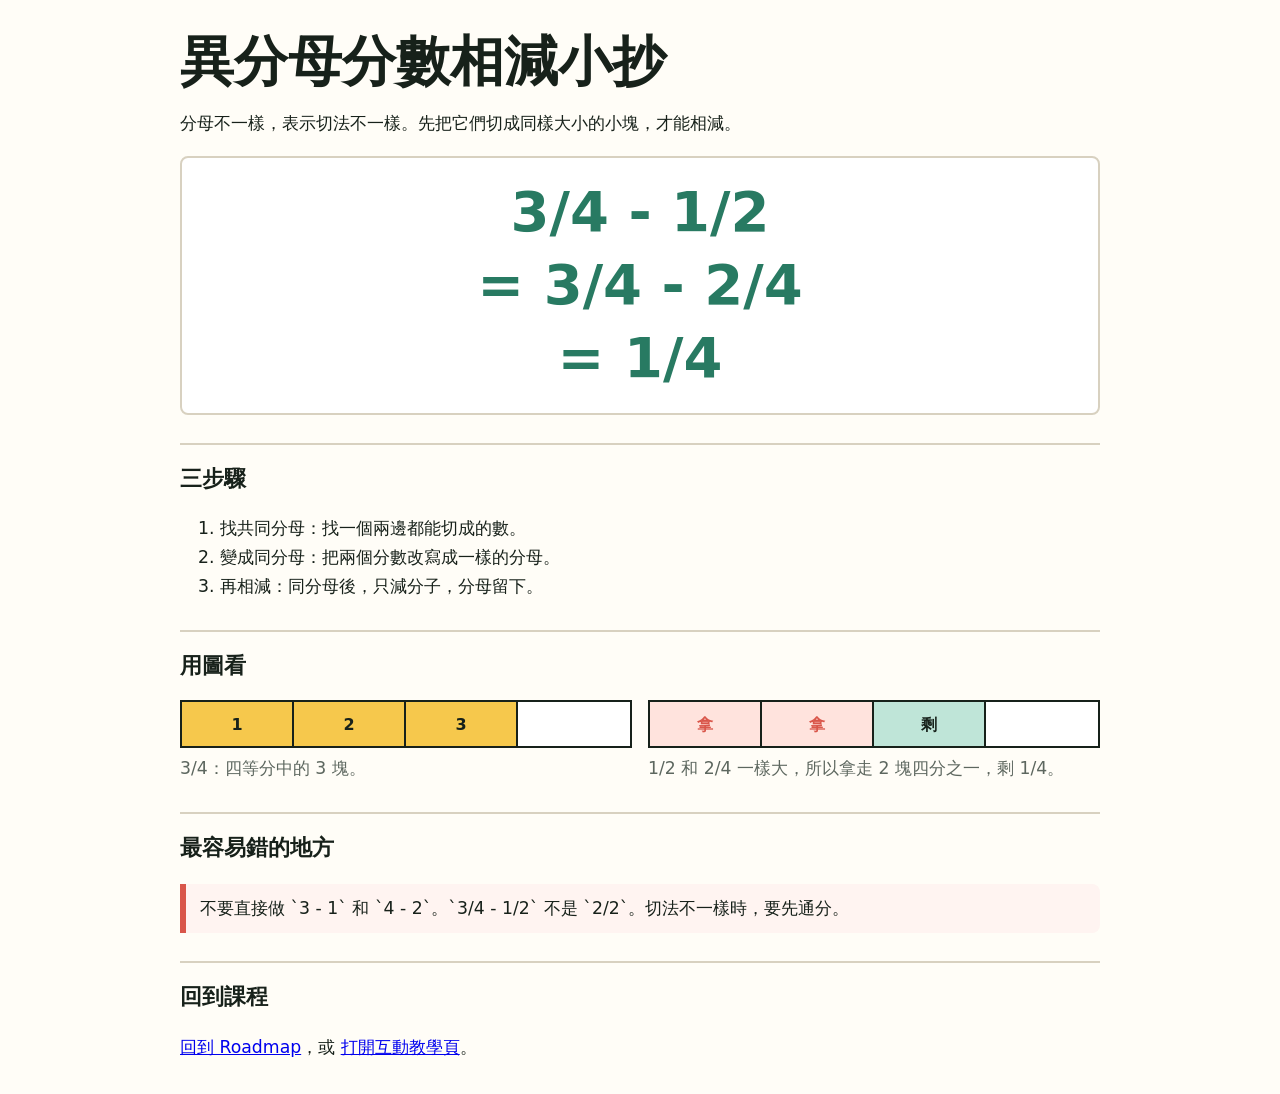
<file: reference/0002-unlike-denominator-subtraction-cheat-sheet.html>
<!doctype html>
<html lang="zh-Hant">
<head>
  <meta charset="utf-8">
  <meta name="viewport" content="width=device-width, initial-scale=1">
  <title>異分母分數相減小抄</title>
  <meta name="description" content="異分母分數相減快速複習小抄。">
  <meta name="theme-color" content="#287a62">
  <meta name="apple-mobile-web-app-capable" content="yes">
  <meta name="apple-mobile-web-app-title" content="分數相減">
  <meta name="apple-mobile-web-app-status-bar-style" content="default">
  <link rel="manifest" href="../manifest.webmanifest">
  <link rel="icon" href="../assets/icons/icon-192.png">
  <link rel="apple-touch-icon" href="../assets/icons/apple-touch-icon.png">
  <script src="../pwa.js" defer></script>
  <style>
    :root {
      color-scheme: light;
      --ink: #17211a;
      --muted: #5d675f;
      --paper: #fffdf7;
      --line: #d8d1c0;
      --green: #287a62;
      --blue: #2f66b3;
      --yellow: #f6c84c;
      --red: #d9564a;
    }

    * { box-sizing: border-box; }

    body {
      margin: 0;
      font-family: "PingFang TC", "Noto Sans TC", "Microsoft JhengHei", system-ui, sans-serif;
      color: var(--ink);
      background: var(--paper);
      line-height: 1.7;
    }

    main {
      width: min(920px, calc(100% - 32px));
      margin: 32px auto;
    }

    h1 {
      font-size: clamp(2rem, 5vw, 3.4rem);
      line-height: 1.1;
      margin: 0 0 12px;
      letter-spacing: 0;
    }

    h2 {
      margin: 28px 0 10px;
      padding-top: 16px;
      border-top: 2px solid var(--line);
      font-size: 1.35rem;
    }

    p, li { font-size: 1.08rem; }

    .rule {
      background: white;
      border: 2px solid var(--line);
      border-radius: 8px;
      padding: 18px;
      margin: 18px 0;
    }

    .formula {
      text-align: center;
      color: var(--green);
      font-weight: 900;
      font-size: clamp(1.75rem, 6vw, 3.5rem);
      line-height: 1.3;
    }

    .grid-pair {
      display: grid;
      grid-template-columns: repeat(2, 1fr);
      gap: 16px;
      margin-top: 16px;
    }

    .strip {
      display: grid;
      grid-template-columns: repeat(4, 1fr);
      min-height: 48px;
      border: 2px solid var(--ink);
      background: white;
    }

    .strip span {
      border-right: 2px solid var(--ink);
      display: grid;
      place-items: center;
      font-weight: 800;
    }

    .strip span:last-child { border-right: 0; }
    .fill { background: var(--yellow); }
    .take { background: #ffe3dd; color: var(--red); }
    .left { background: #bfe5d8; }

    .caption { color: var(--muted); margin: 6px 0 0; }

    .mistake {
      border-left: 6px solid var(--red);
      background: #fff4f1;
      padding: 10px 14px;
      border-radius: 0 8px 8px 0;
    }

    @media (max-width: 680px) {
      .grid-pair { grid-template-columns: 1fr; }
    }

    @media print {
      body { background: white; }
      main { margin: 12mm auto; width: auto; }
      a { color: inherit; text-decoration: none; }
    }
  </style>
</head>
<body>
  <main>
    <h1>異分母分數相減小抄</h1>
    <p>分母不一樣，表示切法不一樣。先把它們切成同樣大小的小塊，才能相減。</p>

    <section class="rule" aria-label="異分母分數相減規則">
      <div class="formula">3/4 - 1/2<br>= 3/4 - 2/4<br>= 1/4</div>
    </section>

    <h2>三步驟</h2>
    <ol>
      <li>找共同分母：找一個兩邊都能切成的數。</li>
      <li>變成同分母：把兩個分數改寫成一樣的分母。</li>
      <li>再相減：同分母後，只減分子，分母留下。</li>
    </ol>

    <h2>用圖看</h2>
    <div class="grid-pair">
      <div>
        <div class="strip" aria-hidden="true">
          <span class="fill">1</span><span class="fill">2</span><span class="fill">3</span><span></span>
        </div>
        <p class="caption">3/4：四等分中的 3 塊。</p>
      </div>
      <div>
        <div class="strip" aria-hidden="true">
          <span class="take">拿</span><span class="take">拿</span><span class="left">剩</span><span></span>
        </div>
        <p class="caption">1/2 和 2/4 一樣大，所以拿走 2 塊四分之一，剩 1/4。</p>
      </div>
    </div>

    <h2>最容易錯的地方</h2>
    <p class="mistake">不要直接做 `3 - 1` 和 `4 - 2`。`3/4 - 1/2` 不是 `2/2`。切法不一樣時，要先通分。</p>

    <h2>回到課程</h2>
    <p><a href="../index.html">回到 Roadmap</a>，或 <a href="../lessons/0002-subtract-unlike-denominator-fractions.html">打開互動教學頁</a>。</p>
  </main>
</body>
</html>
</file>
<file: division-adventure/style.css>
:root{--ink:#214942;--deep:#194e45;--teal:#25846f;--cream:#fffdf2;--gold:#ffc96e;--soft:#e7f5e5;--shadow:0 16px 48px #173f3133}*{box-sizing:border-box}html{scroll-behavior:smooth}body{margin:0;font-family:ui-rounded,'PingFang TC','Microsoft JhengHei',system-ui,sans-serif;color:var(--ink);background:#d8eee5;min-height:100dvh}button{font:inherit;cursor:pointer;touch-action:manipulation}button:focus-visible{outline:4px solid #f6ad49;outline-offset:3px}.sky{position:fixed;inset:0;background:linear-gradient(90deg,#e9faf2b8,#fff6df38 70%),url('island.jpg') 58% 50%/cover;z-index:-2}.sky:after{content:'';position:absolute;inset:0;background:linear-gradient(0deg,#173e3277,transparent 35%);z-index:-1}header{display:flex;align-items:center;justify-content:space-between;gap:10px;padding:16px clamp(16px,4vw,48px);position:relative}.logo{background:#fffdf1e8;border-radius:30px;text-decoration:none;color:var(--ink);padding:10px 16px;font-weight:900;box-shadow:0 6px 20px #174c3e20}.tools{display:flex;gap:7px;flex-wrap:wrap;justify-content:flex-end}.tools button,.small-btn,.back,.watch,.story-controls button{border:0;background:#fffdf2e9;color:#305b4f;border-radius:13px;padding:10px 14px;min-height:44px;font-weight:800}.tools button[aria-pressed=true]{background:#b8e9d1}.hidden{display:none!important}.home{min-height:calc(100dvh - 86px);max-width:1500px;margin:auto;padding:20px clamp(20px,5vw,72px) 55px;display:flex;align-items:center;justify-content:space-between;gap:25px}.intro{max-width:600px}.eyebrow{font-size:12px;font-weight:900;letter-spacing:.19em;color:#397e6e}.intro h1{font-size:clamp(45px,6vw,80px);line-height:1.12;letter-spacing:-.04em;margin:15px 0;text-shadow:0 2px 28px white}.intro h1 em{font-style:normal;color:#25816d}.intro p{max-width:440px;font-size:20px;font-weight:700;line-height:1.8;text-shadow:0 1px 12px white}.intro .micro{font-size:13px;color:#3d6458}.primary{border:0;border-radius:16px;background:#237d69;color:white;padding:13px 22px;font-weight:900;box-shadow:0 5px 0 #155b4c;min-height:48px}.primary:active{transform:translateY(3px);box-shadow:0 2px 0 #155b4c}.big{font-size:18px;padding:16px 28px}.big span{padding-left:22px}.island-nav{width:min(350px,38%);background:#fffef4e8;border:1px solid white;border-radius:25px;padding:20px;box-shadow:var(--shadow);backdrop-filter:blur(10px)}.island-label{font-size:12px;letter-spacing:.15em;color:#6c9688;font-weight:800}.island-nav button{display:flex;width:100%;gap:12px;text-align:left;align-items:center;border:0;border-bottom:1px solid #e4ece0;background:transparent;padding:15px 3px;color:var(--ink)}.island-nav button:last-child{border:0}.island-nav button b{font-size:12px;color:#8bafa0}.island-nav button span{font-weight:900;font-size:16px;flex:1}.island-nav small{display:block;color:#81988b;font-size:12px;padding:3px 0 0 27px}.island-nav i{font-style:normal;color:#6caf98}.mission{max-width:1280px;margin:auto;padding:0 clamp(12px,3vw,36px) 30px}.mission-head{background:#fffdf2ed;border-radius:24px 24px 0 0;padding:18px clamp(18px,3vw,34px);display:flex;align-items:end;justify-content:space-between;gap:15px}.back{background:#e8f3e5;margin-bottom:10px}.mission-head h1{margin:3px 0;font-size:clamp(26px,4vw,41px)}.mission-head p{margin:4px 0 0;line-height:1.6;color:#517267;font-size:16px}.watch{background:#ffdc96;white-space:nowrap}.story{background:#244c43;color:#fffbe9;display:flex;gap:18px;padding:20px 30px;align-items:center}.story-orb{font-size:52px;animation:float 2s ease-in-out infinite}.story p{font-size:18px;min-height:30px;margin:5px 0 10px}.story-controls{display:flex;gap:6px;flex-wrap:wrap}.story-controls button{min-height:39px;padding:6px 12px}.workspace{background:#f9f9ed;padding:clamp(15px,3vw,30px);min-height:380px}.helper{display:flex;align-items:center;gap:12px;background:#fff0d0;padding:15px 25px}.helper p{margin:2px 0;line-height:1.55}.helper div:nth-child(2){flex:1}.rabbit{font-size:37px;animation:float 3s ease-in-out infinite}.feedback{background:#fffdf2;min-height:0;padding:0 25px;color:#326c56;font-weight:800}.feedback:not(:empty){padding:12px 25px}.bottom{background:#fffdf2d9;border-radius:0 0 24px 24px;padding:12px 22px;display:flex;justify-content:space-between;align-items:center;color:#719185;font-size:12px}.parents{max-width:1200px;margin:10px auto 30px;padding:0 25px;color:#fff}.parents details{background:#274a3dd9;border-radius:14px;padding:12px 18px}.parents a{color:#ffe19f}.parents summary{cursor:pointer;font-weight:800}.board{display:grid;grid-template-columns:1.1fr .9fr;gap:20px}.panel{background:white;border-radius:20px;border:1px solid #dceadd;padding:20px;box-shadow:0 5px 0 #dcebdd}.panel h2{font-size:19px;margin:0 0 8px}.panel p{line-height:1.6;margin:5px 0}.label{font-size:12px;letter-spacing:.13em;color:#76a18c;font-weight:900}.warehouse{background:linear-gradient(#b9e5db,#e6f3d9);border-radius:16px;padding:15px;min-height:180px;position:relative;overflow:hidden}.basket-grid{display:grid;grid-template-columns:repeat(8,1fr);gap:5px}.box{aspect-ratio:1;border:0;border-radius:6px;background:#f2ac61;box-shadow:inset 0 -4px #ce854a,0 2px 2px #5552;color:#824719;font-size:clamp(10px,1.8vw,15px);font-weight:900;animation:pop .3s ease}.box.empty{background:#ffffff8a;box-shadow:none;border:1px dashed #8ebcab;color:transparent}.box.overflow{background:#ed8c7f;box-shadow:inset 0 -4px #c86a60}.meter{height:18px;border-radius:15px;background:#e3eee3;overflow:hidden;margin:10px 0}.meter span{display:block;height:100%;background:#70c89c;transition:width .35s}.meter.over span{background:#e98e78}.large-number{font-weight:950;font-size:clamp(24px,4vw,38px);color:#245f52}.controls{display:flex;flex-wrap:wrap;gap:8px;margin-top:12px}.control{min-height:48px;border:2px solid #d6e8d8;background:#f8fff8;border-radius:13px;padding:8px 13px;color:#2b6855;font-weight:900}.control:disabled{opacity:.4}.control.selected{background:#c8f1d9;border-color:#53ab81}.mini{font-size:13px;color:#628476}.mathline{font-size:20px;font-weight:900;padding:12px;border-radius:13px;background:#eef8eb;text-align:center}.prompt{margin-top:15px!important;font-weight:900}.choice-group{display:flex;gap:8px;flex-wrap:wrap}.choice-group button{min-height:48px;padding:9px 14px;border:2px solid #dce8d8;background:#fffdf6;border-radius:13px;color:#315f50;font-weight:800}.choice-group button.correct{background:#cbefd8;border-color:#6ebc8a}.choice-group button.wrong{background:#ffdfd5;border-color:#e6a28d}.clockface{display:flex;gap:5px;flex-wrap:wrap;justify-content:center;margin:15px 0}.tick{width:clamp(44px,5vw,53px);height:clamp(44px,5vw,55px);border-radius:10px;border:2px solid #d6e6d3;background:#fff;color:#799087;font-weight:900}.tick.passed{background:#82cdb0;color:#174f43;border-color:#65b997}.tick.left{background:#ffe1a2;color:#76582b;border-color:#f0c272}.legend{display:flex;gap:14px;flex-wrap:wrap;font-size:14px;font-weight:800;justify-content:center}.dot{display:inline-block;width:12px;height:12px;border-radius:4px;margin-right:5px}.success{background:#d7f4df;border-radius:12px;padding:10px 14px;font-weight:800;color:#33765b}.quiz-card{max-width:720px;margin:auto}.quiz-counter{color:#79a28c;font-weight:900;font-size:13px}.confetti{position:absolute;inset:0;pointer-events:none;overflow:hidden}.spark{position:absolute;animation:spark 1.2s ease-out forwards}.audio-note{font-size:12px;color:#759284}.drag-token{display:inline-flex;align-items:center;justify-content:center;min-width:95px;height:54px;border:2px solid #e0a35f;border-radius:14px;background:#ffe1af;color:#825124;font-weight:900;touch-action:none;user-select:none}.dropzone{border:2px dashed #7bb99a;border-radius:16px;padding:10px;min-height:72px;display:flex;align-items:center;justify-content:center;color:#39725d;background:#e8f8e8}.dropzone.hover{background:#c4efce}.dragging{position:fixed;z-index:100;pointer-events:none;opacity:.85;transform:translate(-50%,-50%)}@keyframes pop{from{transform:scale(.4);opacity:0}to{transform:scale(1);opacity:1}}@keyframes float{50%{transform:translateY(-7px)}}@keyframes spark{to{transform:translateY(-100px) rotate(120deg);opacity:0}}@media(max-width:800px){.home{display:block;padding-top:14vh}.intro{background:#fffdf0d9;padding:20px;border-radius:25px}.intro h1{font-size:48px}.intro p{font-size:17px}.island-nav{width:100%;margin-top:14px}.island-nav button{padding:9px}.board{grid-template-columns:1fr}.mission-head{align-items:start;flex-direction:column}.workspace{min-height:0}.basket-grid{grid-template-columns:repeat(8,1fr)}.logo span{display:none}.tools button{font-size:12px;padding:8px}.mission-head h1{font-size:29px}}@media(prefers-reduced-motion:reduce){*,*:before,*:after{animation:none!important;transition:none!important}}

.story-illustration{width:210px;min-height:130px;flex:none;border-radius:20px;background:linear-gradient(145deg,#d5f3db,#fff0bc);display:flex;align-items:center;justify-content:center;position:relative;overflow:hidden;color:#285b4d}.story-illustration:before,.story-illustration:after{content:"✦";position:absolute;color:#efba57;font-size:22px;animation:float 2s ease-in-out infinite}.story-illustration:before{top:10px;left:15px}.story-illustration:after{bottom:10px;right:15px;animation-delay:.6s}.story-motion{font-size:29px;white-space:nowrap;animation:story-enter .6s ease both}.story-track{position:absolute;bottom:7px;left:12px;font-size:11px;font-weight:900;opacity:.65}@keyframes story-enter{from{transform:translateX(-35px) scale(.8);opacity:0}to{transform:translateX(0) scale(1);opacity:1}}@media(max-width:600px){.story{padding:14px;align-items:flex-start}.story-illustration{width:95px;min-height:95px}.story-motion{font-size:16px}.story p{font-size:15px}}

.batch{display:flex;flex-direction:column;gap:6px;margin:12px 0;padding:18px;border-radius:16px;background:#daf1df;border-left:6px solid #68ae87}.batch.partial{background:#fff0cf;border-color:#e7b95e}.batch strong{font-size:22px}#clock-next{margin-top:16px}#clock-answer,#reason-feedback{line-height:1.7;min-height:28px}

/* Review round 1: keep the mathematical workspace and its controls together. */
.board{grid-template-columns:minmax(0,1.1fr) minmax(0,.9fr);align-items:start}
.panel{min-width:0}.warehouse{min-height:150px}.basket-grid{grid-template-columns:repeat(8,minmax(0,1fr));gap:5px}.box{aspect-ratio:auto;min-height:30px;padding:5px 0}
.story-controls button{min-height:48px}.tools button,.small-btn,.back,.watch{min-height:48px}
.rabbit,.story-orb,.story-illustration:before,.story-illustration:after{animation:none}
.label,.quiz-counter,.island-label{color:#476e5d}.island-nav small{color:#526e60}.bottom{color:#456556}.mini,.audio-note{color:#496c5c}
/* Review round 2: portrait reading order, safe-area spacing and readable input. */
input,select,textarea{font:inherit;font-size:18px;min-height:48px;max-width:100%;border:2px solid #83aa95;border-radius:10px;padding:8px;color:var(--ink);background:#fff}
input:focus-visible,select:focus-visible,[role=button]:focus-visible,summary:focus-visible{outline:4px solid #e9a338;outline-offset:3px}
.mathline{overflow-wrap:anywhere;font-variant-numeric:tabular-nums}.feedback{line-height:1.65}.panel p{overflow-wrap:anywhere}
header{padding-top:max(16px,env(safe-area-inset-top))}.mission{padding-bottom:max(30px,env(safe-area-inset-bottom))}
@media(max-width:900px){.board{grid-template-columns:1fr}.home{padding-top:24px}.mission-head{align-items:start}.panel{padding:18px}.helper{padding:15px;align-items:flex-start}.helper .rabbit{display:none}.story{flex-wrap:wrap}.story-illustration{min-height:90px}.intro h1{font-size:clamp(36px,6vw,60px)}}
/* Review round 3: stable number tracking and compact landscape task framing. */
.tick{min-width:48px;min-height:48px;font-variant-numeric:tabular-nums}.tick.passed{border-bottom:5px solid #26745a}.tick.left{border-style:dashed}.large-number,.batch strong{font-variant-numeric:tabular-nums}
@media(min-width:901px) and (max-height:900px){.mission-head{padding-top:12px;padding-bottom:12px}.mission-head h1{font-size:32px}.workspace{padding-top:18px}.back{margin-bottom:5px}}
@media(prefers-reduced-motion:reduce){html{scroll-behavior:auto!important}.primary:active{transform:none}}
@media(max-width:480px){header{padding-inline:12px;flex-wrap:wrap}.tools{gap:6px}.helper{flex-wrap:wrap}.helper>div{min-width:0}.story-illustration{width:100%;min-height:75px}.bottom{gap:10px;flex-wrap:wrap}.choice-group button{flex:1 1 auto}}
</file>
<file: math-island/island.css>
:root{--ink:#253f3c;--muted:#687d74;--green:#306957;--paper:#f7f8ef;--line:#dce3d6;--gold:#e8b44e;--hundred:#c97258;--ten:#397eaf;--one:#548e52;font-family:"PingFang TC","Noto Sans TC",system-ui,sans-serif;color:var(--ink);background:var(--paper);font-synthesis:none}*{box-sizing:border-box}body{margin:0}button,a{-webkit-tap-highlight-color:transparent}button{font:inherit;cursor:pointer;color:inherit;border:1px solid var(--line);background:#fffdf7;border-radius:12px;padding:10px 16px;min-height:44px}button:hover{background:#edf2df;border-color:#9fb49e}button:disabled{opacity:.45;cursor:default}button:focus-visible,a:focus-visible{outline:3px solid #bd7925;outline-offset:4px}a{color:var(--green);text-underline-offset:4px}.topbar{padding:20px 4%;display:flex;align-items:center;justify-content:space-between;border-bottom:1px solid var(--line);gap:12px}.brand{font-weight:750;font-size:18px;text-decoration:none;display:flex;align-items:center;gap:10px}.brand-icon{font-size:30px;color:var(--green)}.header-tools{display:flex;align-items:center;gap:20px;font-size:13px}.header-tools button{background:transparent}main{max-width:1440px;margin:auto;padding:0 4%}.intro{display:flex;justify-content:space-between;align-items:center;padding:35px 0 28px;gap:20px}.eyebrow{font-size:12px;letter-spacing:2px;font-weight:750;color:#688473;margin:0 0 10px}h1{font-size:clamp(28px,3.5vw,45px);letter-spacing:-1px;margin:0 0 12px;font-weight:750}.intro p:not(.eyebrow){color:var(--muted);line-height:1.8;font-size:15px;margin:0}.primary{background:var(--green);color:#fff;border-color:var(--green);padding:15px 24px;font-weight:650}.primary:hover{background:#234e40;color:white}.primary span{margin-left:24px}.map-wrap{height:min(54vw,610px);min-height:420px;position:relative;border:1px solid #ccded1;border-radius:24px;overflow:hidden;background:radial-gradient(ellipse at 50% 30%,#e4f5df 0,#cfe9e4 55%,#a7d5d2 100%);isolation:isolate}.map-sky{position:absolute;inset:0;pointer-events:none}.cloud{position:absolute;background:#fff9;border-radius:50%;width:160px;height:30px;filter:blur(8px);animation:drift 12s ease-in-out infinite alternate}.cloud-one{left:16%;top:21%}.cloud-two{right:7%;top:36%;animation-delay:-6s}.map-caption{position:absolute;left:24px;top:22px;z-index:2;font-size:13px;font-weight:650;pointer-events:none}.map-caption small{display:block;margin:7px 0 0 15px;color:#68857b;font-weight:400}.live-dot{display:inline-block;width:6px;height:6px;border-radius:50%;background:#527e49;vertical-align:middle;margin-right:7px}#island{width:100%;height:100%;display:block;touch-action:none;cursor:grab}#island:active{cursor:grabbing}#landmarks{position:absolute;inset:0;pointer-events:none}.landmark{position:absolute;pointer-events:auto;transform:translate(-50%,-100%);font-size:14px;white-space:nowrap;background:#fffdf3ed;padding:8px 14px;border-radius:12px;box-shadow:0 4px 12px #315b4620;border-color:#fff;min-height:42px;font-weight:650}.landmark::after{content:'';position:absolute;bottom:-6px;left:calc(50% - 5px);border-left:6px solid transparent;border-right:6px solid transparent;border-top:6px solid #fffdf3}.landmark em{font-style:normal;font-size:10px;margin-right:7px;color:#7c8a6a}.map-bottom{position:absolute;bottom:20px;left:24px;right:24px;display:flex;justify-content:space-between;align-items:end;pointer-events:none;gap:12px}.map-bottom p{font-size:12px;line-height:1.8;color:#4e766d;margin:0}.map-bottom small{font-size:11px}.map-controls{display:flex;gap:6px;pointer-events:auto;background:#f9fcf0a8;padding:5px;border-radius:15px;backdrop-filter:blur(8px)}.map-controls button{background:transparent;border:0;padding:6px 11px}.map-controls span{width:1px;background:#b6cec3;margin:9px 3px}.compass{position:absolute;right:24px;top:20px;font-size:30px;color:#72968a;text-align:center}.compass small{display:block;font-size:10px;letter-spacing:2px}.destinations{display:grid;grid-template-columns:repeat(4,1fr);margin-top:18px;gap:12px}.destination{display:flex;align-items:center;text-align:left;padding:20px 16px;gap:14px;background:transparent;border-radius:16px}.number{font-family:Georgia,serif;font-size:27px;color:#a2ad8d}.destination b{display:block;font-size:15px}.destination small{display:block;margin-top:6px;font-size:12px;color:var(--muted)}.stamp{margin-left:auto;color:#6e8c62}.stamp.done{background:#dcebc8;border-radius:50%;padding:4px 8px}footer{font-size:12px;color:var(--muted);padding:22px 0 30px;line-height:1.9}footer p{margin:0 0 7px}footer nav{display:flex;gap:20px;margin-top:12px}footer details{max-width:700px}summary{cursor:pointer}dialog{width:min(1080px,94vw);max-height:92dvh;border:0;padding:0;border-radius:25px;color:var(--ink);background:#fafbf4;box-shadow:0 24px 100px #15352c50}dialog::backdrop{background:#16372e80;backdrop-filter:blur(5px)}body:has(dialog[open]){overflow:hidden}.lesson-shell{padding:28px}.lesson-top{display:flex;justify-content:space-between;align-items:center;gap:12px}.lesson-top .eyebrow{margin:0}h2{font-size:30px;margin:20px 0 8px}#lesson-intro{font-size:16px;color:#5c7165;line-height:1.8;margin:0 0 20px}.activity-layout{display:grid;grid-template-columns:1.4fr 1fr;gap:18px}.activity{background:#eaf1e4;border:1px solid #d7e3cd;border-radius:18px;padding:20px}.paper{background:#fffefa;border:1px solid #e5e5d7;border-radius:18px;padding:20px}.small-label{font-size:12px;letter-spacing:1px;color:#697d67;font-weight:700;margin:0 0 12px}.controls{display:flex;flex-wrap:wrap;gap:8px;margin-top:18px}.controls .primary{padding:10px 16px}.task-tabs{display:flex;gap:8px;flex-wrap:wrap;margin-bottom:16px}.task-tabs button[aria-pressed=true]{background:var(--green);color:white}.warehouse{display:flex;gap:10px;flex-wrap:wrap;min-height:100px;align-items:flex-start;padding:15px 0}.unit-group{display:flex;gap:6px;flex-wrap:wrap;align-items:center}.piece{display:inline-flex;align-items:center;justify-content:center;color:white;font-weight:700;border-radius:5px;box-shadow:0 3px 0 #203b3525;font-size:12px;animation:arrive .3s ease-out}.piece.hundred{width:45px;height:45px;background:repeating-linear-gradient(0deg,transparent,transparent 8px,#fff3 8px,#fff3 9px),repeating-linear-gradient(90deg,var(--hundred),var(--hundred) 8px,#db9079 8px,#db9079 9px)}.piece.ten{width:16px;height:45px;background:repeating-linear-gradient(0deg,var(--ten),var(--ten) 7px,#69a2c6 7px,#69a2c6 8px);font-size:9px}.piece.one{width:16px;height:16px;background:var(--one);font-size:9px}.legend{display:flex;flex-wrap:wrap;gap:13px;font-size:11px;color:#6d7768}.legend b{display:inline-block;width:10px;height:10px;border-radius:2px;margin-right:3px}.ships{display:grid;grid-template-columns:repeat(2,1fr);gap:9px}.ship{background:#f8fcf2;border:1px solid #d0dfc7;border-bottom:5px solid #87aca4;border-radius:9px 9px 17px 17px;padding:10px;font-size:12px}.ship .cargo{display:flex;flex-wrap:wrap;align-items:center;gap:4px;margin-top:10px;min-height:34px}.ship .piece{transform:scale(.8);margin:-2px}.ship strong{float:right;font-size:17px;color:var(--green)}.place-heading{display:flex;justify-content:space-between;gap:10px;align-items:center}.place-heading strong{font-size:24px}.message{line-height:1.8;font-size:15px;margin:16px 0 0;min-height:54px}.calculation{margin-top:12px;border-collapse:collapse;width:100%;text-align:center}.calculation caption{font-size:13px;text-align:left;margin-bottom:12px;color:var(--muted)}.calculation th{font-size:12px;color:#768572;padding:8px}.calculation td{font:600 26px ui-monospace,monospace;padding:9px}.calculation td.row-name{font:12px system-ui;text-align:left;width:80px}.calculation .dividend td:not(:first-child){border-top:2px solid #496750}.calculation .active-cell{background:#fff0c5;border-radius:7px}.calculation .quotient{color:var(--green)}.calculation .pending{color:#bbc5b6}.step-history{font-size:13px;padding-left:22px;line-height:1.8;color:#61715c}.step-history li{margin-top:8px}.identity{font-size:16px;font-weight:650;padding-top:14px;border-top:1px solid #e1e5d8;line-height:1.8}#feedback{font-size:15px;font-weight:600;line-height:1.8;margin:15px 0;min-height:25px}#quiz{border-top:1px solid #dfe6d6;padding-top:16px}#quiz:empty{display:none}#quiz p{margin:0 0 12px;font-weight:650}.answers{display:flex;gap:8px;flex-wrap:wrap}.answers button{min-width:85px}.answers button[aria-pressed=true]{border:2px solid var(--green);background:#e7efdb}.lesson-foot{display:flex;align-items:center;justify-content:space-between;border-top:1px solid #dfe6d6;margin-top:25px;padding-top:16px;font-size:12px;gap:10px;color:#697961}.orchard{display:grid;gap:5px;margin:20px 0;max-width:100%}.fruit{aspect-ratio:1;border-radius:50%;background:#d7e4c3;position:relative;min-width:0;max-width:32px}.fruit:before{content:'';position:absolute;width:50%;height:50%;border-radius:50%;background:#df9274;top:25%;left:25%}.fruit:after{content:'';position:absolute;background:#508258;width:20%;height:14%;top:13%;left:45%;transform:rotate(-35deg);border-radius:100% 0}.fruit.second{background:#ffdfb0}.equation{font-size:clamp(19px,3vw,28px);font-weight:750;line-height:1.8}.range-row{display:flex;align-items:center;gap:12px;margin:13px 0;font-size:14px}.range-row input{min-width:0;flex:1;accent-color:var(--green)}.fraction-bar{display:flex;height:82px;border:2px solid #b99863;border-radius:10px;overflow:hidden;margin:24px 0 8px;background:#fff9e7}.slice{flex:1;border:0;border-radius:0;border-right:2px solid #b99863;min-width:0;padding:0;background:#fff9e7;position:relative}.slice:last-child{border-right:0}.slice.selected{background:#e9b965}.slice:hover{background:#efd7a7}.slice.selected:hover{background:#daa64c}.slice.split:after{content:'';position:absolute;top:0;bottom:0;left:50%;border-left:2px dashed #987943}.fraction-labels{display:flex;justify-content:space-between;font-size:13px;color:#798063}.fact-card{background:#f4eedb;border-radius:14px;padding:17px;line-height:1.8;margin-top:15px}.mobile-only{display:none}.paused .cloud{animation-play-state:paused}.paused .piece{animation:none}@keyframes drift{to{transform:translateX(45px)}}@keyframes arrive{from{opacity:0;transform:translateY(-8px)}to{opacity:1;transform:none}}@media(prefers-reduced-motion:reduce){*,*:before,*:after{animation:none!important;scroll-behavior:auto!important}}@media(max-width:800px){.destinations{grid-template-columns:repeat(2,1fr)}.activity-layout{grid-template-columns:1fr}.intro{padding:25px 0}.intro .primary{padding:12px 16px;font-size:13px}.intro .primary span{margin-left:8px}.map-wrap{min-height:450px}.lesson-shell{padding:20px}.header-tools{gap:8px}.topbar{padding:12px 4%}.brand{font-size:14px}.header-tools #progress{font-size:11px}}@media(max-width:520px){.intro{display:block}.intro .primary{margin-top:16px}.intro p:not(.eyebrow){font-size:14px}.header-tools{flex-direction:column;gap:2px}.header-tools button{font-size:11px;padding:4px 9px;min-height:32px}.brand-icon{font-size:24px}.map-wrap{min-height:450px;border-radius:19px}.map-caption{left:16px;top:17px}.map-bottom{left:10px;right:10px;bottom:12px;align-items:center;flex-direction:column;gap:6px}.map-bottom p{text-align:center;font-size:11px}.map-bottom small{display:none}.map-controls{padding:2px}.map-controls button{min-height:40px}.landmark{font-size:12px;padding:5px 9px;min-height:35px}.landmark em{margin-right:4px}.destination{padding:13px 10px;gap:9px}.destination b{font-size:13px}.destination small{font-size:10px}.number{font-size:23px}.destinations{gap:8px}.mobile-only{display:block}.lesson-top .eyebrow{font-size:10px;letter-spacing:1px}.lesson-top button{font-size:12px;padding:8px}.lesson-shell{padding:16px}h2{font-size:25px}.activity,.paper{padding:16px}.lesson-foot{align-items:start}footer nav{gap:15px}#storage-note{display:block}}

/* 3D miniature stage: the SVG remains the input surface and compatibility fallback. */
#island-3d{position:absolute;inset:0;width:100%;height:100%;pointer-events:none;display:block}#island-3d[hidden]{display:none}.has-3d #island{position:relative;opacity:0}.map-sky{z-index:1}.map-caption,.compass,.map-bottom{z-index:3}#landmarks{z-index:4}.landmark{box-shadow:0 5px 16px #214b4430;border:1px solid #fffdf3;background:#fffdf3f5;backdrop-filter:blur(10px)}.landmark:hover{background:#fff9e3;box-shadow:0 8px 22px #214b4440}.map-wrap{height:min(58vw,680px);min-height:480px;background:#aad4cf}.map-caption{background:#f7faeead;padding:10px 14px;border-radius:13px;backdrop-filter:blur(10px)}.map-bottom p{background:#eef6e6b8;padding:6px 12px;border-radius:10px}.cloud{opacity:.35}.intro{padding-top:28px;padding-bottom:24px}@media(max-width:520px){.map-wrap{min-height:480px}.map-caption{padding:7px 10px}.map-caption small{display:none}.compass{right:15px}.landmark{font-size:11px;padding:6px 8px}.map-bottom p{padding:3px 9px}}

#travel-status{position:absolute;z-index:6;left:50%;bottom:88px;transform:translateX(-50%);display:flex;align-items:center;gap:16px;background:#fffdf4f5;box-shadow:0 6px 24px #234b4930;border:1px solid #fff;border-radius:16px;padding:10px 15px;font-size:14px;white-space:nowrap}#travel-status[hidden]{display:none}#travel-status button{font-size:12px;background:#e6efda}.landmark[aria-disabled=true],.destination[aria-disabled=true]{cursor:wait}@media(max-width:520px){#travel-status{gap:8px;font-size:12px;bottom:92px;padding:8px 10px}#travel-status button{padding:6px 8px}}
</file>
<file: division-adventure/halloween.css>
:root{--ink:#f7e8cc;--muted:#c8b8cc;--gold:#f8b960;--purple:#30283f;--deep:#191a2c;--mint:#badfc5}*{box-sizing:border-box}body{margin:0;background:radial-gradient(ellipse at top,#40304b,#191a2c 70%);color:var(--ink);font-family:'PingFang TC','Microsoft JhengHei',sans-serif;line-height:1.65}header{max-width:1200px;margin:auto;padding:18px 24px;display:flex;align-items:center;gap:22px}header span{flex:1;font-weight:800}a{color:var(--gold)}button,input{font:inherit;min-height:48px;border-radius:13px;padding:10px 17px;border:1px solid #77657e;background:#44364e;color:var(--ink)}button{cursor:pointer;touch-action:manipulation;font-weight:800}button:hover{background:#57405c}button:disabled{opacity:.45;cursor:default}button:focus-visible,a:focus-visible,input:focus-visible{outline:3px solid var(--gold);outline-offset:4px}.primary{background:var(--gold);border-color:var(--gold);color:#34273c}.primary:hover{background:#ffce83}main{max-width:1160px;margin:auto;padding:12px 24px 35px}h1{font-size:clamp(30px,4vw,52px);line-height:1.25;margin:10px 0 20px}h2{font-size:23px;line-height:1.4}p{margin:9px 0}.eyebrow{color:var(--gold);font-size:13px;letter-spacing:.12em}.hero{border-radius:26px;overflow:hidden;border:1px solid #75607b;background:#30283f;display:grid;grid-template-columns:1fr 1fr}.hero img{width:100%;height:100%;min-height:360px;object-fit:cover}.hero div{padding:32px}.muted,.note{color:var(--muted)}.note{font-size:13px}.shops{display:grid;grid-template-columns:repeat(4,1fr);gap:14px;margin-top:24px}.shop{padding:0;text-align:left;overflow:hidden;background:#332a41;border:1px solid #695572;border-radius:19px}.shop img{width:100%;aspect-ratio:4/3;object-fit:cover;display:block}.shop div{padding:14px}.shop strong{display:block;font-size:18px}.shop small{color:var(--muted)}.taskhead{display:flex;align-items:center;justify-content:space-between;gap:12px;margin-bottom:16px}.taskhead h1{font-size:30px;margin:4px 0}.task{border:1px solid #705b75;border-radius:24px;overflow:hidden;background:#30283f}.scene{position:relative;background:#35293f;display:grid;grid-template-columns:1fr 1fr}.scene img{width:100%;height:100%;min-height:290px;object-fit:cover}.story{padding:26px}.story h2{margin-top:7px}.work{padding:26px;border-top:1px solid #604e69}.inputs{display:flex;gap:12px;flex-wrap:wrap;align-items:end;margin:16px 0}label{display:flex;flex-direction:column;gap:5px;font-weight:700}input{width:120px;background:#201f31}input[type=text]{width:min(420px,100%)}.actions{display:flex;gap:10px;flex-wrap:wrap;margin-top:16px}.feedback{min-height:28px;margin-top:14px;color:#ffe1aa;font-weight:700}.experiment{background:#242536;padding:20px;border-radius:17px;margin-top:22px;border:1px solid #56675f}.experiment h3{margin:0 0 6px}.equation{background:#182c2a;color:#c7f2d3;padding:14px;border-radius:12px;font-size:21px;font-weight:800;margin:13px 0;font-variant-numeric:tabular-nums}.meter{height:16px;border-radius:12px;background:#171a28;overflow:hidden}.meter span{display:block;height:100%;background:#a6d5b5;transition:width .3s}.meter.over span{background:#efa384}.badge{display:inline-block;background:#1f3934;color:#c5ecd2;padding:3px 10px;border-radius:20px;font-size:13px}.progress{display:flex;gap:6px;margin:12px 0}.progress span{flex:1;height:5px;background:#58465f;border-radius:4px}.progress .done{background:#b5d9b9}.progress .active{background:#f8b960}.stop{padding:22px;background:#3f3148;border-radius:18px;margin-top:18px}footer{padding:20px 24px;text-align:center;color:var(--muted);font-size:13px}.hidden{display:none!important}.reason{width:100%}.reason input{width:100%}.transfer{border-top:2px solid #af8d56;margin-top:25px;padding-top:22px}.checklist{display:flex;gap:10px;flex-wrap:wrap}.checklist button{font-weight:500}.checklist button.selected{background:#b8d9bf;color:#23332b}.reward{border-left:4px solid var(--gold);padding:13px 18px;background:#493749}.aria-status{line-height:1.8}@media(max-width:900px){.shops{grid-template-columns:repeat(2,1fr)}.scene{grid-template-columns:1fr}.scene img{max-height:350px;min-height:0;aspect-ratio:16/9}.hero{grid-template-columns:1fr}.hero img{min-height:0;max-height:380px}.taskhead{align-items:start}.work,.story{padding:20px}}@media(max-width:480px){main{padding:8px 12px 24px}header{padding:14px 12px;gap:10px;font-size:13px}.shops{gap:10px}.shop div{padding:10px}.shop strong{font-size:16px}.hero div{padding:22px}.taskhead h1{font-size:24px}.taskhead{flex-wrap:wrap}.inputs{gap:9px}.work{padding:16px}.equation{font-size:18px}}@media(prefers-reduced-motion:reduce){*{scroll-behavior:auto!important;transition:none!important}}
.seconds{display:grid;grid-template-columns:repeat(12,1fr);gap:4px;margin-top:12px}.seconds span{border:1px dashed #9b8a9e;border-radius:5px;min-height:30px;text-align:center;font-size:13px}.seconds .passed{background:#badfc5;color:#203c30;border-style:solid}@media(max-width:480px){.seconds{grid-template-columns:repeat(6,1fr)}}
.transfer-image{display:block;width:100%;max-height:340px;object-fit:contain;object-position:center;background:#f7e7cc;border-radius:18px;margin-bottom:18px}.hero img,.scene img{object-fit:contain;background:#f5dfba}.scene img{align-self:center}.shop img{object-fit:cover;object-position:center}
.hero img{object-fit:cover}.greeting{color:#ffdd9f;font-weight:700;border-left:3px solid #edac63;padding-left:13px;margin-bottom:16px}
/* Warm storybook palette: the night lives in the illustrations, the reading surface stays light. */
:root{--ink:#533c32;--muted:#78665d;--gold:#a15e24;--purple:#f2e6f2;--deep:#fff7e9;--mint:#426e52}body{background:radial-gradient(ellipse at top,#fff0dc,#fff9ee 72%)}header{color:#654635}button,input{background:#fffaf2;border-color:#d8c1ac;color:#583e32}button:hover{background:#f8e6ce}.primary{background:#f6be73;border-color:#dca253;color:#56391f}.primary:hover{background:#ffd092}.hero,.task{background:#fffdf7;border-color:#e5cfb6;box-shadow:0 12px 35px #a6713420}.scene{background:#fff9ef}.shop{background:#fffdf7;border-color:#dfc9b7;box-shadow:0 5px 14px #9f6d3010}.shop:hover{background:#fff0dc}.work{border-top-color:#ead9c4}.experiment{background:#f3f0f7;border-color:#d7c9df}.equation{background:#e5f0df;color:#345f40}.meter{background:#d9d6df}.meter span{background:#91b99b}.meter.over span{background:#d98a71}.feedback{color:#875021}.badge{background:#e6eddc;color:#42613c}.stop{background:#f4e9f2}.reward{background:#fff0d6;border-left-color:#e4ad65}.greeting{color:#89532b;border-left-color:#ddac75}.progress span{background:#e0d3e4}.progress .done{background:#87ae8c}.progress .active{background:#d69a52}.checklist button.selected{background:#e0eedf;color:#2c5637;border-color:#82a887}input{background:white}.seconds span{border-color:#9b899d}.seconds .passed{background:#b9d5bb;color:#284a30}
</file>
